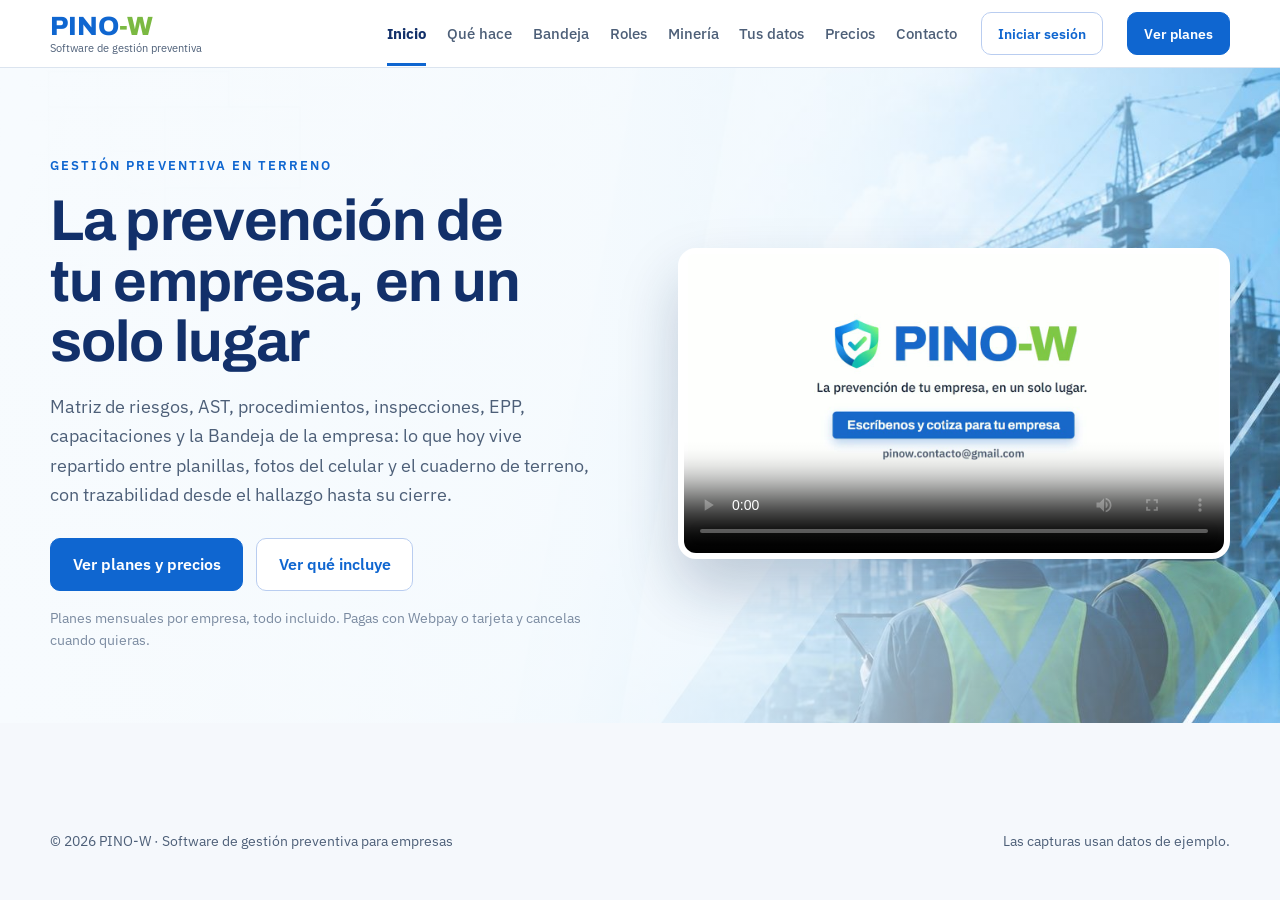
<file: index.html>
<!doctype html>
<html lang="es">
<head>
<meta charset="utf-8">
<meta name="viewport" content="width=device-width, initial-scale=1">
<title>PINO-W · Software de gestión preventiva</title>
<meta name="description" content="PINO-W reúne la gestión de seguridad y salud en el trabajo de una empresa en un solo programa: matriz, AST, procedimientos, inspecciones, capacitación y la Bandeja de la empresa, con cada rol viendo lo suyo.">
<link rel="icon" href="img/icono.png">
<link rel="preconnect" href="https://fonts.googleapis.com">
<link rel="preconnect" href="https://fonts.gstatic.com" crossorigin>
<link rel="stylesheet" href="https://fonts.googleapis.com/css2?family=Archivo:wght@600;700;800&family=IBM+Plex+Sans:wght@400;500;600&display=swap">
<style>
  :root {
    --azul: #0f66d0; --azul-hondo: #12306a; --azul-claro: #e8f1fc; --celeste: #e3ecf7;
    --tinta: #1c2a3f; --media: #4d5f78; --suave: #7b8ba1; --borde: #dbe4ef; --fondo: #f5f8fc;
    --verde: #2f9e6f; --ambar: #e0a21b; --rojo: #b3261e;
  }
  * { box-sizing: border-box; }
  html { scroll-behavior: smooth; }
  body { margin: 0; background: var(--fondo); color: var(--tinta); font-family: "IBM Plex Sans", "Segoe UI", sans-serif; font-size: 17px; line-height: 1.6; }
  h1, h2, h3 { margin: 0; font-family: "Archivo", "Segoe UI", sans-serif; color: var(--azul-hondo); letter-spacing: -0.015em; }
  a { color: var(--azul); }
  img { max-width: 100%; height: auto; display: block; }
  .ancho { width: min(1180px, 100% - 2.5rem); margin: 0 auto; }

  /* Cabecera */
  .barra { position: sticky; top: 0; z-index: 20; background: rgba(255, 255, 255, 0.92); backdrop-filter: blur(10px); border-bottom: 1px solid var(--borde); }
  .barra .ancho { display: flex; align-items: center; gap: 1.5rem; height: 4.2rem; }
  .marca { display: flex; flex-direction: column; line-height: 1; text-decoration: none; }
  .marca b { font-family: "Archivo", sans-serif; font-size: 1.65rem; font-weight: 800; color: var(--azul); }
  .marca b span { color: #7bb942; }
  .marca small { margin-top: 0.15rem; font-size: 0.68rem; color: var(--media); }
  .barra nav { display: flex; gap: 1.3rem; margin-left: auto; }
  .barra nav a { font-size: 0.93rem; font-weight: 500; color: var(--media); text-decoration: none; }
  .barra nav a:hover { color: var(--azul); }
  .boton { display: inline-flex; align-items: center; gap: 0.55rem; padding: 0.8rem 1.35rem; border: 1px solid var(--azul); border-radius: 10px; background: var(--azul);
    font: inherit; font-size: 0.98rem; font-weight: 600; color: #fff; text-decoration: none; cursor: pointer; }
  .boton:hover { background: #0b56b4; }
  .boton.claro { border-color: #b9cdf0; background: #fff; color: var(--azul); }
  .boton.claro:hover { background: var(--azul-claro); }
  .barra .boton { padding: 0.55rem 1rem; font-size: 0.9rem; }

  /* Portada */
  .portada { position: relative; overflow: hidden; background: #f7fbfe url("img/fondo.jpg") right center / cover no-repeat; }
  .portada::before { content: ""; position: absolute; inset: 0; background: linear-gradient(90deg, rgba(247, 251, 254, 0.97) 0%, rgba(247, 251, 254, 0.9) 45%, rgba(247, 251, 254, 0.2) 100%); }
  .portada .ancho { position: relative; padding: 5.5rem 0 4.5rem; }
  .sobre { margin: 0 0 0.9rem; font-size: 0.8rem; font-weight: 600; letter-spacing: 0.16em; text-transform: uppercase; color: var(--azul); }
  .portada h1 { max-width: 15ch; font-size: clamp(2.3rem, 5vw, 3.6rem); line-height: 1.05; }
  .portada p.bajada { max-width: 34rem; margin: 1.2rem 0 1.8rem; font-size: 1.15rem; color: var(--media); }
  .acciones { display: flex; flex-wrap: wrap; gap: 0.8rem; }
  .dato { margin: 1rem 0 0; font-size: 0.86rem; color: var(--suave); }

  /* El video, al lado del título */
  .portada .ancho.con-tele { display: grid; grid-template-columns: minmax(0, 1.05fr) minmax(0, 1fr); gap: 3rem; align-items: center; }
  .tele { position: relative; }
  .tele::before { content: ""; position: absolute; inset: 8% -4% -6% 6%; border-radius: 28px; background: radial-gradient(closest-side, rgba(15, 102, 208, 0.22), transparent); filter: blur(10px); }
  .tele video { position: relative; display: block; width: 100%; height: auto; aspect-ratio: 16 / 9; border: 6px solid #fff; border-radius: 18px; background: #fff; box-shadow: 0 30px 60px rgba(14, 40, 80, 0.22); }

  /* Secciones */
  section.bloque { padding: 5rem 0 1rem; }
  .titulo { max-width: 46rem; margin-bottom: 2.2rem; }
  .titulo h2 { font-size: clamp(1.7rem, 3vw, 2.3rem); line-height: 1.15; }
  .titulo p { margin: 0.7rem 0 0; font-size: 1.05rem; color: var(--media); }
  .rejilla { display: grid; grid-template-columns: repeat(3, minmax(0, 1fr)); gap: 1.1rem; }
  .tarjeta { padding: 1.4rem 1.4rem 1.3rem; border: 1px solid var(--borde); border-radius: 14px; background: #fff; }
  .tarjeta h3 { font-size: 1.12rem; }
  .tarjeta p { margin: 0.45rem 0 0; font-size: 0.95rem; color: var(--media); }
  .tarjeta ul { margin: 0.7rem 0 0; padding: 0; list-style: none; }
  .tarjeta li { position: relative; padding: 0.2rem 0 0.2rem 1.25rem; font-size: 0.93rem; color: var(--tinta); }
  .tarjeta li::before { content: ""; position: absolute; left: 0.1rem; top: 0.72rem; width: 0.45rem; height: 0.45rem; border-radius: 50%; background: var(--azul); }
  .icono { display: grid; place-items: center; width: 3rem; height: 3rem; margin-bottom: 0.9rem; border-radius: 12px; background: var(--celeste); color: var(--azul-hondo); }

  .dos { display: grid; grid-template-columns: minmax(0, 1fr) minmax(0, 1.15fr); gap: 2.6rem; align-items: center; }
  .dos.reves { grid-template-columns: minmax(0, 1.15fr) minmax(0, 1fr); }
  .dos img { border: 1px solid var(--borde); border-radius: 12px; box-shadow: 0 18px 40px rgba(14, 40, 80, 0.14); }
  .lista-check { margin: 1.2rem 0 0; padding: 0; list-style: none; }
  .lista-check li { position: relative; padding: 0.35rem 0 0.35rem 2rem; color: var(--tinta); }
  .lista-check li::before { content: ""; position: absolute; left: 0; top: 0.55rem; width: 1.15rem; height: 1.15rem; border-radius: 50%; background: #e5f5ec; }
  .lista-check li::after { content: ""; position: absolute; left: 0.38rem; top: 0.78rem; width: 0.38rem; height: 0.2rem; border-left: 2px solid var(--verde); border-bottom: 2px solid var(--verde); transform: rotate(-45deg); }

  .roles { display: grid; grid-template-columns: repeat(5, minmax(0, 1fr)); gap: 0.8rem; }
  .rol { padding: 1rem 1rem 0.9rem; border: 1px solid var(--borde); border-radius: 12px; background: #fff; }
  .rol b { display: block; font-family: "Archivo", sans-serif; font-size: 0.98rem; color: var(--azul-hondo); }
  .rol span { display: block; margin-top: 0.3rem; font-size: 0.85rem; line-height: 1.45; color: var(--media); }

  .mineria { margin-top: 5rem; padding: 3rem 0; background: linear-gradient(120deg, #0d2b5c, #0f4f9e); color: #e9f1fc; }
  .mineria h2 { color: #fff; }
  .mineria .titulo p { color: #c9daf3; }
  .mineria .tarjeta { border-color: rgba(255, 255, 255, 0.18); background: rgba(255, 255, 255, 0.08); }
  .mineria .tarjeta h3 { color: #fff; }
  .mineria .tarjeta p { color: #c9daf3; }

  .datos .tarjeta { border-left: 4px solid #b9cdf0; }

  .descarga { margin: 5rem 0 0; padding: 3.5rem 0; background: #fff; border-top: 1px solid var(--borde); border-bottom: 1px solid var(--borde); }
  .descarga .dos { align-items: start; }
  .pasos { margin: 1rem 0 0; padding-left: 1.3rem; color: var(--tinta); }
  .pasos li { margin: 0.4rem 0; }
  .aviso { margin-top: 1.2rem; padding: 0.9rem 1.1rem; border-radius: 10px; background: #fdf3dc; font-size: 0.92rem; color: #5e4300; }
  .caja-descarga { padding: 1.8rem; border: 1px solid var(--borde); border-radius: 16px; background: var(--fondo); }
  .caja-descarga h3 { font-size: 1.35rem; }
  .caja-descarga dl { display: grid; grid-template-columns: auto 1fr; gap: 0.35rem 1.2rem; margin: 1.1rem 0 1.4rem; font-size: 0.93rem; }
  .caja-descarga dt { color: var(--suave); }
  .caja-descarga dd { margin: 0; color: var(--tinta); }

  /* «Qué hace»: el ciclo en 5 pasos (12-11-2026, Karen eligió el diseño 1) */
  .titulo-centro { margin-left: auto; margin-right: auto; text-align: center; }
  .ciclo { position: relative; display: grid; grid-template-columns: repeat(5, minmax(0, 1fr)); margin: 0; padding: 0; list-style: none; }
  .ciclo::before { content: ""; position: absolute; left: 10%; right: 10%; top: 1.6rem; height: 2px; background: linear-gradient(90deg, var(--azul), #7bb942); }
  .ciclo-paso { position: relative; padding: 0 0.9rem; text-align: center; }
  .ciclo-num { position: relative; display: grid; place-items: center; width: 3.2rem; height: 3.2rem; margin: 0 auto 1rem; border-radius: 50%;
    background: #fff; border: 2px solid var(--azul); font-family: "Archivo", sans-serif; font-weight: 800; color: var(--azul); }
  .ciclo-paso:last-child .ciclo-num { border-color: #7bb942; color: #4f8a1f; }
  .ciclo-paso h3 { font-size: 1.15rem; }
  .ciclo-paso p { margin: 0.4rem 0 0.8rem; font-size: 0.93rem; color: var(--media); }
  .ciclo-tags { display: flex; flex-wrap: wrap; justify-content: center; gap: 0.35rem; }
  .ciclo-tags span { padding: 0.15rem 0.6rem; border: 1px solid var(--borde); border-radius: 999px; background: #fff; font-size: 0.78rem; color: var(--tinta); }
  @media (max-width: 960px) {
    .ciclo { grid-template-columns: minmax(0, 1fr); gap: 1.6rem; max-width: 30rem; margin: 0 auto; }
    .ciclo::before { display: none; }
    .ciclo-paso:not(:last-child)::after { content: ""; position: absolute; left: calc(1.6rem - 1px); top: 3.2rem; bottom: -1.6rem; width: 2px; background: #b9cdf0; }
    .ciclo-paso { display: grid; grid-template-columns: 3.2rem 1fr; column-gap: 1rem; padding: 0; text-align: left; }
    .ciclo-num { grid-row: span 3; margin: 0; }
    .ciclo-paso p { margin: 0.2rem 0 0.5rem; }
    .ciclo-tags { justify-content: flex-start; }
  }
  /* «Roles»: elige un rol */
  .rol-selector { display: flex; flex-wrap: wrap; justify-content: center; gap: 0.5rem; margin-bottom: 1.5rem; }
  .rol-boton { padding: 0.55rem 1rem; border: 1px solid var(--borde); border-radius: 999px; background: #fff; font: inherit; font-size: 0.93rem; font-weight: 600; color: var(--media); cursor: pointer; }
  .rol-boton:hover { border-color: #b9cdf0; color: var(--azul-hondo); }
  .rol-boton.activo { border-color: var(--azul); background: var(--azul); color: #fff; }
  .rol-ficha { display: grid; grid-template-columns: 1fr 1fr; gap: 2rem; max-width: 60rem; margin: 0 auto; padding: 2rem; border: 1px solid var(--borde); border-radius: 20px; background: #fff; box-shadow: 0 18px 40px rgba(14, 40, 80, 0.08); }
  .rol-texto h3 { font-size: 1.6rem; }
  .rol-bajada { margin: 0.5rem 0 1.2rem; color: var(--media); }
  .rol-texto ul { display: grid; gap: 0.55rem; margin: 0; padding: 0; list-style: none; }
  .rol-texto li { position: relative; padding-left: 1.7rem; }
  .rol-texto li::before { content: "✓"; position: absolute; left: 0.2rem; color: var(--verde); font-weight: 700; }
  .rol-lado { align-self: start; padding: 1.4rem; border-radius: 14px; background: var(--fondo); }
  .rol-lado b { display: block; margin-bottom: 0.4rem; font-family: "Archivo", sans-serif; color: var(--azul-hondo); }
  .rol-lado p { margin: 0; font-size: 0.95rem; color: var(--media); }
  @media (max-width: 760px) { .rol-ficha { grid-template-columns: minmax(0, 1fr); padding: 1.4rem; } .rol-boton { font-size: 0.86rem; padding: 0.45rem 0.8rem; } }
  /* «Tus datos»: escudo al centro (12-11-2026, diseño 1) */
  .cuidado { display: grid; grid-template-columns: 1fr 15rem 1fr; gap: 2rem; align-items: center; }
  .cuidado-col { display: grid; gap: 1.6rem; }
  .cuidado-izq { text-align: right; }
  .cuidado h3 { font-size: 1.05rem; }
  .cuidado p { margin: 0.25rem 0 0; font-size: 0.92rem; color: var(--media); }
  .cuidado-centro { display: grid; place-items: center; }
  .cuidado-centro div { display: grid; place-items: center; width: 13rem; height: 13rem; border-radius: 50%; color: var(--azul);
    background: radial-gradient(circle, #fff 55%, var(--azul-claro) 56%); box-shadow: 0 20px 50px rgba(14, 40, 80, 0.12); }
  @media (max-width: 960px) {
    .cuidado { grid-template-columns: minmax(0, 1fr); gap: 1.4rem; max-width: 30rem; margin: 0 auto; }
    .cuidado-izq { text-align: left; }
    .cuidado-centro { order: -1; }
    .cuidado-centro div { width: 8rem; height: 8rem; }
    .cuidado-centro svg { width: 60px; height: 60px; }
  }
  /* «Contacto»: cotización en 3 pasos (12-11-2026, diseño 2; se guarda en el servidor y la ve la CEO) */
  .cz { max-width: 48rem; }
  .cz-progreso { display: grid; grid-template-columns: repeat(3, 1fr); gap: 0.5rem; margin-bottom: 1.2rem; }
  .cz-progreso div { text-align: center; font-size: 0.85rem; font-weight: 600; color: var(--suave); }
  .cz-progreso div::before { content: ""; display: block; height: 5px; margin-bottom: 0.5rem; border-radius: 99px; background: var(--borde); }
  .cz-progreso div.ya { color: var(--azul-hondo); }
  .cz-progreso div.ya::before { background: var(--azul); }
  .cz-tarjeta { padding: 2rem; border: 1px solid var(--borde); border-radius: 20px; background: #fff; box-shadow: 0 20px 44px rgba(14, 40, 80, 0.1); }
  .cz-tarjeta fieldset { margin: 0; padding: 0; border: 0; min-width: 0; }
  .cz-tarjeta legend { margin-bottom: 1.1rem; padding: 0; font-family: "Archivo", sans-serif; font-size: 1.35rem; font-weight: 700; color: var(--azul-hondo); }
  .cz-rejilla { display: grid; grid-template-columns: 1fr 1fr; gap: 1rem; }
  .cz-ancho { grid-column: 1 / -1; }
  .cz-campo { display: block; }
  .cz-campo > span { display: block; margin-bottom: 0.35rem; font-size: 0.86rem; font-weight: 600; color: var(--tinta); }
  .cz-campo i { font-style: normal; font-weight: 400; color: var(--suave); }
  .cz-campo input, .cz-campo select, .cz-campo textarea { width: 100%; padding: 0.7rem 0.85rem; border: 1px solid var(--borde); border-radius: 10px; background: var(--fondo); font: inherit; font-size: 0.97rem; color: var(--tinta); }
  .cz-campo input:focus, .cz-campo select:focus, .cz-campo textarea:focus { outline: 2px solid var(--azul); outline-offset: 1px; background: #fff; }
  .cz-ops { display: flex; flex-wrap: wrap; gap: 0.5rem; }
  .cz-op { position: relative; }
  .cz-op input { position: absolute; opacity: 0; pointer-events: none; }
  .cz-op span { display: inline-block; padding: 0.5rem 0.95rem; border: 1px solid var(--borde); border-radius: 999px; background: #fff; font-size: 0.92rem; white-space: nowrap; cursor: pointer; }
  .cz-op input:checked + span { border-color: var(--azul); background: var(--azul-claro); color: var(--azul-hondo); font-weight: 600; }
  .cz-op input:focus-visible + span { outline: 2px solid var(--azul); outline-offset: 2px; }
  .cz-acepto { display: flex; gap: 0.6rem; align-items: flex-start; font-size: 0.9rem; color: var(--media); }
  .cz-acepto input { margin-top: 0.25rem; }
  .cz-trampa { position: absolute; left: -9999px; width: 1px; height: 1px; overflow: hidden; }
  .cz-error { margin: 1rem 0 0; padding: 0.75rem 0.9rem; border-radius: 10px; background: #fbe9e7; color: #8a1f17; font-size: 0.92rem; }
  .cz-error.info { background: var(--azul-claro); color: var(--azul-hondo); }
  .cz-pie { display: flex; align-items: center; gap: 1rem; margin-top: 1.4rem; }
  .cz-pie span { margin-right: auto; font-size: 0.88rem; color: var(--suave); }
  .cz-listo { text-align: center; }
  .cz-check { display: grid; place-items: center; width: 4rem; height: 4rem; margin: 0 auto 1rem; border-radius: 50%; background: #e5f5ec; color: var(--verde); font-size: 2rem; font-weight: 700; }
  .cz-listo h3 { font-size: 1.5rem; }
  .cz-listo p { margin: 0.5rem 0 0; color: var(--media); }
  .cz-check.aviso { background: var(--azul-claro); color: var(--azul); }
  .cz-correo { margin-top: 1.6rem; padding-top: 1.4rem; border-top: 1px solid var(--borde); }
  .cz-correo p { margin: 0; font-size: 0.95rem; }
  .cz-correo-botones { display: flex; flex-wrap: wrap; justify-content: center; gap: 0.6rem; margin-top: 1rem; }
  .cz-copiado { margin-top: 0.8rem !important; color: var(--verde) !important; }
  .cz-progreso[hidden] { display: none; }
  /* Precios (12-11-2026): se muestran solo cuando el servidor dice que la venta está abierta */
  .pr-tres { display: grid; grid-template-columns: repeat(3, minmax(0, 1fr)); gap: 1.2rem; align-items: stretch; margin-top: 0.6rem; }
  .pr-plan { position: relative; display: flex; flex-direction: column; padding: 2rem 1.7rem; border: 1px solid var(--borde); border-radius: 20px; background: #fff; }
  .pr-plan.dest { border: 2px solid var(--azul); box-shadow: 0 24px 50px rgba(14, 40, 80, 0.14); transform: translateY(-10px); }
  .pr-cinta { position: absolute; top: -0.85rem; left: 50%; transform: translateX(-50%); padding: 0.25rem 0.9rem; border-radius: 999px; background: var(--azul); color: #fff; font-size: 0.78rem; font-weight: 600; white-space: nowrap; }
  .pr-plan h3 { font-size: 1.25rem; }
  .pr-para { margin: 0.2rem 0 1.2rem; color: var(--media); font-size: 0.93rem; }
  .pr-precio { font-family: "Archivo", sans-serif; font-weight: 800; font-size: 2.3rem; line-height: 1; color: var(--azul-hondo); }
  .pr-precio small { font-family: "IBM Plex Sans", sans-serif; font-size: 0.95rem; font-weight: 500; color: var(--suave); }
  .pr-iva { margin: 0.4rem 0 1.4rem; font-size: 0.82rem; color: var(--suave); }
  .pr-check { list-style: none; margin: 0 0 1.6rem; padding: 0; display: grid; gap: 0.55rem; }
  .pr-check li { position: relative; padding-left: 1.7rem; font-size: 0.95rem; color: var(--media); }
  .pr-check li::before { content: "✓"; position: absolute; left: 0; top: 0.05rem; display: grid; place-items: center; width: 1.2rem; height: 1.2rem; border-radius: 50%; background: #e5f5ec; color: var(--verde); font-size: 0.75rem; font-weight: 700; }
  .pr-plan .boton { margin-top: auto; justify-content: center; }
  .pr-corpo { display: flex; align-items: center; gap: 1.5rem; margin-top: 1.6rem; padding: 1.3rem 1.6rem; border: 1px dashed #b9cdf0; border-radius: 16px; background: var(--azul-claro); }
  .pr-corpo div { flex: 1; }
  .pr-corpo h3 { font-size: 1.08rem; }
  .pr-corpo p { margin: 0.2rem 0 0; font-size: 0.93rem; color: var(--media); }
  .pr-seguro { display: flex; flex-wrap: wrap; justify-content: center; gap: 0.4rem 1.4rem; margin-top: 1.4rem; font-size: 0.88rem; color: var(--suave); }
  .pr-fondo { position: fixed; inset: 0; z-index: 50; display: grid; place-items: center; padding: 1rem; background: rgba(12, 28, 56, 0.5); overflow-y: auto; }
  .pr-fondo[hidden] { display: none; }
  .pr-caja { width: min(560px, 100%); max-height: calc(100vh - 2rem); overflow-y: auto; padding: 1.8rem; border-radius: 20px; background: #fff; box-shadow: 0 30px 70px rgba(10, 25, 50, 0.35); }
  .pr-caja h3 { font-size: 1.35rem; }
  .pr-resumen { margin: 0.6rem 0 1.2rem; padding: 0.8rem 1rem; border-radius: 12px; background: var(--azul-claro); color: var(--azul-hondo); font-size: 0.93rem; }
  .pr-caja .cz-rejilla { margin-bottom: 0.4rem; }
  .pr-pie { display: flex; gap: 0.8rem; justify-content: flex-end; margin-top: 1.2rem; }
  @media (max-width: 860px) { .pr-tres { grid-template-columns: minmax(0, 1fr); } .pr-plan.dest { transform: none; } .pr-corpo { flex-direction: column; align-items: flex-start; } }
  @media (max-width: 600px) { .cz-correo-botones .boton { width: 100%; justify-content: center; text-align: center; } }
  .cz-directo { margin-top: 1.2rem; text-align: center; font-size: 0.92rem; color: var(--media); }
  @media (max-width: 600px) { .cz-rejilla { grid-template-columns: minmax(0, 1fr); } .cz-tarjeta { padding: 1.3rem; } .cz-progreso div { font-size: 0.75rem; } }
  /* Cada sección se ve sola, al apretarla en el menú de arriba (07-11-2026, pedido de Karen) */
  [data-pagina][hidden] { display: none !important; }
  main { min-height: calc(100vh - 4.2rem - 7rem); }
  main > section.bloque { padding-bottom: 4rem; }
  .mineria, .descarga { margin: 0 !important; padding: 4.5rem 0 !important; }
  .barra nav a[aria-current="page"] { color: var(--azul-hondo); font-weight: 700; box-shadow: inset 0 -3px 0 var(--azul); }
  .barra nav a { padding: 1.35rem 0 1.25rem; }

  footer { padding: 2.5rem 0 3rem; font-size: 0.9rem; color: var(--media); }
  footer .ancho { display: flex; flex-wrap: wrap; justify-content: space-between; gap: 1rem; }

  @media (max-width: 960px) {
    .barra .ancho { flex-wrap: wrap; height: auto; padding-top: 0.6rem; gap: 0.4rem 1rem; }
    .barra .boton.claro { margin-left: auto; }
    .barra nav { order: 3; width: 100%; margin: 0; overflow-x: auto; gap: 1.1rem; scrollbar-width: none; }
    .barra nav::-webkit-scrollbar { display: none; }
    .barra nav a { flex: none; padding: 0.55rem 0 0.7rem; }
    .rejilla { grid-template-columns: repeat(2, minmax(0, 1fr)); }
    .roles { grid-template-columns: repeat(2, minmax(0, 1fr)); }
    .dos, .dos.reves { grid-template-columns: minmax(0, 1fr); }
    .portada::before { background: rgba(247, 251, 254, 0.9); }
    .portada .ancho.con-tele { grid-template-columns: minmax(0, 1fr); gap: 2.5rem; }
    .tele { width: min(100%, 620px); }
  }
  @media (max-width: 600px) {
    body { font-size: 16px; }
    .ancho { width: calc(100% - 2rem); }
    .rejilla { grid-template-columns: minmax(0, 1fr); }
    .portada .ancho { padding: 3.5rem 0 3.5rem; }
    .marca small { display: none; }
    .barra .ancho { gap: 0.4rem 0.6rem; }
    .barra .boton { padding: 0.45rem 0.75rem; font-size: 0.85rem; }
  }
</style>
</head>
<body>

<header class="barra">
  <div class="ancho">
    <a class="marca" href="#inicio"><b>PINO<span>-W</span></b><small>Software de gestión preventiva</small></a>
    <nav aria-label="Secciones">
      <a href="#inicio">Inicio</a>
      <a href="#que-hace">Qué hace</a>
      <a href="#bandeja">Bandeja</a>
      <a href="#roles">Roles</a>
      <a href="#mineria">Minería</a>
      <a href="#datos">Tus datos</a>
      <a href="#precios" data-solo-venta hidden>Precios</a>
      <a href="#contacto">Contacto</a>
    </nav>
    <a class="boton claro" href="tutoriales/">Iniciar sesión</a>
    <a class="boton" href="#contacto" data-venta-href="#precios" data-venta-texto="Ver planes">Cotizar</a>
  </div>
</header>

<main>
<div data-pagina="inicio">
<section class="portada">
  <div class="ancho con-tele">
    <div>
    <p class="sobre">Gestión preventiva en terreno</p>
    <h1>La prevención de tu empresa, en un solo lugar</h1>
    <p class="bajada">
      Matriz de riesgos, AST, procedimientos, inspecciones, EPP, capacitaciones y la Bandeja de la empresa:
      lo que hoy vive repartido entre planillas, fotos del celular y el cuaderno de terreno, con trazabilidad desde el hallazgo hasta su cierre.
    </p>
    <div class="acciones">
      <a class="boton" href="#contacto" data-venta-href="#precios" data-venta-texto="Ver planes y precios">Cotiza para tu empresa</a>
      <a class="boton claro" href="#que-hace">Ver qué incluye</a>
    </div>
    <p class="dato" data-venta-texto="Planes mensuales por empresa, todo incluido. Pagas con Webpay o tarjeta y cancelas cuando quieras.">PINO-W se contrata por empresa: te lo cotizamos y lo dejamos activo para tu equipo.</p>
    </div>
    <div class="tele">
        <video src="video/pino-w.mp4" poster="video/pino-w-portada.jpg" controls playsinline preload="metadata" width="1920" height="1080"
          aria-label="Video de presentación de PINO-W, 30 segundos: un turno en la faena, del papel a la Bandeja, las firmas con QR y el contacto para cotizar"></video>
    </div>
  </div>
</section>

</div>

<section class="bloque" id="que-hace" data-pagina="que-hace">
  <div class="ancho">
    <div class="titulo titulo-centro">
      <h2>Todo el ciclo preventivo, en 5 pasos</h2>
      <p>Ordenado como trabaja un prevencionista en terreno.</p>
    </div>
    <ol class="ciclo">
      <li class="ciclo-paso"><span class="ciclo-num">1</span><h3>Identificar</h3><p>Los peligros de cada tarea y su nivel de riesgo.</p>
        <div class="ciclo-tags"><span>IPER</span><span>MIPER</span><span>Mapas de riesgos</span></div></li>
      <li class="ciclo-paso"><span class="ciclo-num">2</span><h3>Controlar</h3><p>Antes y durante el trabajo, en terreno.</p>
        <div class="ciclo-tags"><span>AST</span><span>Permisos</span><span>Inspecciones</span><span>EPP</span></div></li>
      <li class="ciclo-paso"><span class="ciclo-num">3</span><h3>Capacitar</h3><p>Que cada persona sepa y quede firmado.</p>
        <div class="ciclo-tags"><span>ODI</span><span>Charlas</span><span>Cursos</span></div></li>
      <li class="ciclo-paso"><span class="ciclo-num">4</span><h3>Investigar</h3><p>Cada accidente, hasta su causa raíz.</p>
        <div class="ciclo-tags"><span>Avisos</span><span>Causas</span><span>Emergencias</span></div></li>
      <li class="ciclo-paso"><span class="ciclo-num">5</span><h3>Mejorar</h3><p>Cumplir la ley y medir que funciona.</p>
        <div class="ciclo-tags"><span>Programa</span><span>Indicadores</span><span>Comité</span></div></li>
    </ol>
  </div>
</section>

<section class="bloque" id="bandeja" data-pagina="bandeja">
  <div class="ancho dos">
    <div>
      <div class="titulo">
        <h2>La Bandeja: lo que tiene que llegar, llega</h2>
        <p>Cada solicitud va a quien corresponde y queda con su firma y su fecha. Además puedes mandar cualquier documento a la persona que elijas.</p>
      </div>
      <ul class="lista-check">
        <li>Avisos urgentes de accidentes y riesgo grave, al instante</li>
        <li>Documentos para aprobar, firmar o recibir, con su constancia</li>
        <li>«Enviar a la bandeja de…» desde cualquier documento, a quien elijas por nombre y rol</li>
        <li>Solicitudes con varios archivos hechos en PINO-W, ordenados por fecha</li>
        <li>Cada constancia con un código para verificar que nada cambió</li>
      </ul>
    </div>
    <img src="img/enviar.jpg" alt="Ventana para enviar un AST a la bandeja de una persona de la empresa, eligiéndola por nombre y rol" width="1600" height="900" loading="lazy">
  </div>
</section>

<section class="bloque" id="roles" data-pagina="roles">
  <div class="ancho">
    <div class="titulo titulo-centro">
      <h2>Cada persona ve lo suyo</h2>
      <p>Los administradores le dan a cada persona su rol. Elige uno para ver qué hace en PINO-W.</p>
    </div>
    <div class="rol-selector" role="group" aria-label="Roles"><button type="button" class="rol-boton" data-rol="0" aria-pressed="false">Administradores</button><button type="button" class="rol-boton" data-rol="1" aria-pressed="false">Jefe de prevención</button><button type="button" class="rol-boton" data-rol="2" aria-pressed="false">Prevencionista</button><button type="button" class="rol-boton" data-rol="3" aria-pressed="false">Jefe de área</button><button type="button" class="rol-boton" data-rol="4" aria-pressed="false">Jefe de turno</button><button type="button" class="rol-boton activo" data-rol="5" aria-pressed="true">Supervisor</button><button type="button" class="rol-boton" data-rol="6" aria-pressed="false">Comité Paritario</button><button type="button" class="rol-boton" data-rol="7" aria-pressed="false">Brigadista</button><button type="button" class="rol-boton" data-rol="8" aria-pressed="false">Operador</button><button type="button" class="rol-boton" data-rol="9" aria-pressed="false">Trabajador</button></div>
    <div class="rol-ficha">
      <div class="rol-texto" id="rol-texto" aria-live="polite"><h3>Supervisor</h3><p class="rol-bajada">Está en terreno con la cuadrilla.</p><ul><li>Prepara con su gente el trabajo seguro</li><li>Autoriza los trabajos de riesgo</li><li>Responde los reportes de su cuadrilla</li></ul></div>
      <div class="rol-lado">
        <b>Con su propia cuenta</b>
        <p>Cada persona entra con su cuenta, ve solo lo de su rol y firma con su clave. Lo que no le toca, no le aparece.</p>
      </div>
    </div>
  </div>
  <script>
    /* Roles: se ve uno a la vez (12-11-2026, Karen eligió el diseño 2, sin mostrar herramientas) */
    (function () {
      var ROLES = [["Administradores", "Dirigen la empresa dentro de PINO-W.", ["Dan a cada persona su rol", "Aprueban y firman lo que les manda prevención", "Responden ante los avisos urgentes"]], ["Jefe de prevención", "Dirige el Departamento de Prevención.", ["Lleva el sistema preventivo completo", "Revisa lo que se hace en terreno", "Informa cada mes a la empresa"]], ["Prevencionista", "Asesora a la empresa en terreno.", ["Revisa y da el visto bueno", "Investiga los accidentes", "Registra y mantiene todo al día"]], ["Jefe de área", "Responde por la seguridad de su área.", ["Aprueba los procedimientos de su área", "Cierra las tareas con evidencia", "Controla en terreno"]], ["Jefe de turno", "Manda en terreno durante su turno.", ["Entrega y recibe el turno firmado", "Controla el inicio de cada turno", "Detiene el trabajo si hay riesgo"]], ["Supervisor", "Está en terreno con la cuadrilla.", ["Prepara con su gente el trabajo seguro", "Autoriza los trabajos de riesgo", "Responde los reportes de su cuadrilla"]], ["Comité Paritario", "Vigila e investiga, junto a la empresa.", ["Registra sus sesiones y acuerdos", "Investiga los accidentes", "Manda sus acuerdos a la empresa"]], ["Brigadista", "Es parte de la brigada de emergencia.", ["Conoce el plan y su rol", "Participa en los simulacros", "Sabe quién está dentro de la faena"]], ["Operador", "Conduce u opera equipos.", ["Revisa su equipo antes de usarlo", "Avisa las fallas al tiro", "Mantiene su autorización al día"]], ["Trabajador", "Lo suyo, en su cuenta.", ["Ve su jornada", "Firma lo que recibe desde su cuenta", "Avisa peligros y accidentes"]]];
      var botones = [].slice.call(document.querySelectorAll(".rol-boton"));
      function mostrarRol(k) {
        var r = ROLES[k];
        document.getElementById("rol-texto").innerHTML = "<h3>" + r[0] + '</h3><p class="rol-bajada">' + r[1] + "</p><ul>" + r[2].map(function (x) { return "<li>" + x + "</li>"; }).join("") + "</ul>";
        botones.forEach(function (b) { var si = Number(b.dataset.rol) === k; b.classList.toggle("activo", si); b.setAttribute("aria-pressed", si ? "true" : "false"); });
      }
      botones.forEach(function (b) { b.addEventListener("click", function () { mostrarRol(Number(b.dataset.rol)); }); });
    })();
  </script>
</section>

<section class="mineria" id="mineria" data-pagina="mineria">
  <div class="ancho">
    <div class="titulo">
      <h2>Pensado también para la faena minera</h2>
      <p>Las herramientas consideran lo que pide el reglamento de seguridad minera (DS 132) y lo que se informa a Sernageomin.</p>
    </div>
    <div class="rejilla">
      <article class="tarjeta"><h3>Equipos mineros</h3><p>Checklists de CAEX, cargadores y LHD, perforadoras y frentes de carguío, con el aviso a la supervisión cuando algo falla.</p></article>
      <article class="tarjeta"><h3>Tronadura y tiros quedados</h3><p>Control de tronadura con su retorno firmado y registro de tiros quedados hasta su eliminación.</p></article>
      <article class="tarjeta"><h3>Controles críticos</h3><p>Verificaciones en terreno: si un control falla, el trabajo se detiene y queda registrado.</p></article>
      <article class="tarjeta"><h3>Permisos y bloqueos</h3><p>Espacio confinado, trabajo en caliente, altura y eléctrico, y bloqueos con vuelta a operar firmada.</p></article>
      <article class="tarjeta"><h3>Estadística e informes</h3><p>La estadística mensual y el informe técnico de accidentes graves, firmados al enviarlos.</p></article>
      <article class="tarjeta"><h3>Contratistas</h3><p>La mandante ve a sus contratistas por área y recibe sus documentos, accidentes y estadística.</p></article>
    </div>
  </div>
</section>

<section class="bloque datos" id="datos" data-pagina="datos">
  <div class="ancho">
    <div class="titulo titulo-centro">
      <h2>Tus datos, cuidados</h2>
      <p>Cada dato está solo donde tiene que estar.</p>
    </div>
    <div class="cuidado">
      <div class="cuidado-col cuidado-izq">
        <div><h3>En tu computador</h3><p>Tus registros se guardan en tu equipo. Sube solo lo que tú envías.</p></div>
        <div><h3>Salud, al mínimo</h3><p>Nunca resultados de exámenes, solo su vigencia.</p></div>
        <div><h3>Ley Karin, con reserva</h3><p>La ven solo quienes deben atenderla.</p></div>
      </div>
      <div class="cuidado-centro" aria-hidden="true"><div><svg width="96" height="96" viewBox="0 0 24 24" fill="none" stroke="currentColor" stroke-width="1.6" stroke-linecap="round" stroke-linejoin="round"><path d="M12 3l7.5 3v5.5c0 4.6-3.2 8.2-7.5 9.5-4.3-1.3-7.5-4.9-7.5-9.5V6z"/><path d="M8.6 12l2.4 2.4 4.6-4.8" stroke-width="1.8"/></svg></div></div>
      <div class="cuidado-col">
        <div><h3>Firmas verificables</h3><p>Cada firma queda con un código para comprobarla.</p></div>
        <div><h3>Correos sin contenido</h3><p>Solo avisan que hay algo nuevo.</p></div>
        <div><h3>Cada uno, lo suyo</h3><p>Cada persona ve solo lo de su rol.</p></div>
      </div>
    </div>
  </div>
</section>

<section class="descarga" id="descargar" data-pagina="descargar">
  <div class="ancho dos">
    <div>
      <div class="titulo">
        <h2>Descarga para empresas clientes</h2>
        <p>Esta página es para las empresas que ya cotizaron con nosotros y están activas. Si tu empresa todavía no, <a href="#contacto">escríbenos para cotizar</a>.</p>
      </div>
      <ol class="pasos">
        <li><b>Descomprime el archivo completo:</b> clic derecho sobre él y «Extraer todo». No lo abras desde dentro del ZIP.</li>
        <li>Entra a la carpeta <b>PINO-W</b>, después a <b>programa</b>, y haz doble clic en <b>PINO-W</b>.</li>
        <li>Crea tu cuenta con <b>Registrarse</b> y entra con el código de tu empresa, que te dan sus administradores.</li>
      </ol>
      <p class="aviso">La primera vez puede aparecer «Windows protegió su PC», porque el programa todavía no tiene firma digital. Haz clic en <b>Más información</b> y luego en <b>Ejecutar de todas formas</b>.</p>
    </div>
    <div>
    <div class="caja-descarga">
      <h3>PINO-W para Windows</h3>
      <dl>
        <dt>Versión</dt><dd>0.22 · noviembre de 2026</dd>
        <dt>Sistema</dt><dd>Windows 10 y 11 de 64 bits</dd>
        <dt>Peso</dt><dd>49 MB (comprimido)</dd>
        <dt>Necesita</dt><dd>Internet para entrar y para la Bandeja</dd>
      </dl>
      <a class="boton" href="https://github.com/yuumiuwu258852-stack/pino-w/releases/latest/download/PINO-W.zip" download>
        <svg width="20" height="20" viewBox="0 0 24 24" fill="none" stroke="currentColor" stroke-width="2" stroke-linecap="round" stroke-linejoin="round" aria-hidden="true"><path d="M12 4v11M7 10.5l5 5 5-5"/><path d="M4.5 16v2.5a1.5 1.5 0 0 0 1.5 1.5h12a1.5 1.5 0 0 0 1.5-1.5V16"/></svg>
        Descargar PINO-W.zip
      </a>
    </div>
    <div class="caja-descarga" style="margin-top: 1.2rem;">
      <h3>PINO-W en terreno (celular)</h3>
      <p style="margin: 0.6rem 0 1.1rem; font-size: 0.93rem;">Para trabajadores en faena: tu jornada, tu AST, firmar documentos y avisar un peligro o un accidente, aunque no tengas señal. Ábrelo en el celular y elige «Agregar a pantalla de inicio».</p>
      <a class="boton claro" href="app/">Abrir en el celular</a>
    </div>
    </div>
  </div>
</section>

<section class="bloque" id="precios" data-pagina="precios" data-solo-venta hidden>
  <div class="ancho">
    <div class="titulo titulo-centro">
      <p class="sobre">Precios</p>
      <h2>Un plan según el tamaño de tu empresa</h2>
      <p>Todo PINO-W incluido en cada plan. Se cobra solo cada mes y lo cancelas cuando quieras.</p>
    </div>
    <div class="pr-tres" id="pr-planes"></div>
    <div class="pr-corpo"><div><h3>¿Más de 500 trabajadores o un contrato especial?</h3><p>Armamos un plan a la medida de tu empresa.</p></div><a class="boton claro" href="#contacto">Cotiza con nosotros</a></div>
    <div class="pr-seguro"><span>Pagas con Webpay o tarjeta a través de Mercado Pago</span><span>·</span><span>Tus datos de pago nunca pasan por PINO-W</span><span>·</span><span>Sin permanencia</span></div>
  </div>
</section>

<div class="pr-fondo" id="pr-fondo" hidden>
  <form class="pr-caja" id="pr-form" novalidate role="dialog" aria-modal="true" aria-labelledby="pr-titulo">
    <h3 id="pr-titulo">Contrata PINO-W</h3>
    <p class="pr-resumen" id="pr-resumen"></p>
    <div class="cz-rejilla">
      <label class="cz-campo cz-ancho"><span>Razón social *</span><input name="razon_social" maxlength="160" autocomplete="organization" placeholder="Constructora del Norte SpA"></label>
      <label class="cz-campo"><span>RUT de la empresa *</span><input name="rut" maxlength="14" placeholder="76.543.210-K"></label>
      <label class="cz-campo"><span>Tu nombre *</span><input name="nombre" maxlength="120" autocomplete="name" placeholder="Nombre y apellido"></label>
      <label class="cz-campo cz-ancho"><span>Tu correo *</span><input name="correo" type="email" maxlength="160" autocomplete="email" placeholder="nombre@empresa.cl"></label>
      <label class="cz-campo cz-ancho"><span>Elige una clave para entrar a PINO-W * <i>(si ya tienes cuenta, tu clave de siempre)</i></span><input name="clave" type="password" maxlength="200" autocomplete="new-password"></label>
      <label class="cz-acepto cz-ancho"><input type="checkbox" name="acepto"><span>Acepto los Términos y condiciones y la Política de privacidad de PINO-W, y que el plan se cobre automáticamente cada mes hasta que lo cancele.</span></label>
    </div>
    <p class="cz-error" id="pr-error" hidden></p>
    <div class="pr-pie"><button type="button" class="boton claro" id="pr-cerrar">Volver</button><button type="submit" class="boton" id="pr-pagar">Ir a pagar</button></div>
  </form>
</div>

<section class="bloque" id="contacto" data-pagina="contacto">
  <div class="ancho cz">
    <div class="titulo titulo-centro">
      <p class="sobre">Cotiza para tu empresa</p>
      <h2>Pide tu cotización en 3 pasos</h2>
      <p>Te tomará dos minutos. Te respondemos al correo que nos dejes.</p>
    </div>
    <div class="cz-progreso" aria-hidden="true"><div class="ya" data-cz-barra="1">1 · Tu empresa</div><div data-cz-barra="2">2 · Lo que necesitas</div><div data-cz-barra="3">3 · Contacto</div></div>
    <form class="cz-tarjeta" id="cz-form" novalidate>
      <fieldset data-cz-paso="1">
        <legend>Cuéntanos de tu empresa</legend>
        <div class="cz-rejilla">
          <label class="cz-campo cz-ancho"><span>Razón social *</span><input name="razon_social" maxlength="160" placeholder="Constructora del Norte SpA" autocomplete="organization"></label>
          <label class="cz-campo"><span>RUT de la empresa</span><input name="rut" maxlength="14" placeholder="76.543.210-K"></label>
          <label class="cz-campo"><span>Región</span><select name="region"><option value="">Elige…</option><option>Arica y Parinacota</option><option>Tarapacá</option><option>Antofagasta</option><option>Atacama</option><option>Coquimbo</option><option>Valparaíso</option><option>Metropolitana</option><option>O’Higgins</option><option>Maule</option><option>Ñuble</option><option>Biobío</option><option>La Araucanía</option><option>Los Ríos</option><option>Los Lagos</option><option>Aysén</option><option>Magallanes</option></select></label>
          <div class="cz-campo cz-ancho"><span>Rubro *</span><div class="cz-ops"><label class="cz-op"><input type="radio" name="rubro" value="mineria"><span>Minería</span></label><label class="cz-op"><input type="radio" name="rubro" value="construccion"><span>Construcción</span></label><label class="cz-op"><input type="radio" name="rubro" value="industria"><span>Industria</span></label><label class="cz-op"><input type="radio" name="rubro" value="servicios"><span>Servicios</span></label><label class="cz-op"><input type="radio" name="rubro" value="otro"><span>Otro</span></label></div></div>
          <div class="cz-campo cz-ancho"><span>Cantidad de trabajadores *</span><div class="cz-ops"><label class="cz-op"><input type="radio" name="trabajadores" value="hasta25"><span>Hasta 25</span></label><label class="cz-op"><input type="radio" name="trabajadores" value="26a100"><span>26 a 100</span></label><label class="cz-op"><input type="radio" name="trabajadores" value="101a500"><span>101 a 500</span></label><label class="cz-op"><input type="radio" name="trabajadores" value="mas500"><span>Más de 500</span></label></div></div>
        </div>
      </fieldset>
      <fieldset data-cz-paso="2" hidden>
        <legend>¿Qué necesitas?</legend>
        <div class="cz-rejilla">
          <div class="cz-campo cz-ancho"><span>Te interesa <i>(puedes marcar varias)</i></span><div class="cz-ops"><label class="cz-op"><input type="checkbox" name="intereses" value="programa"><span>Programa para el computador</span></label><label class="cz-op"><input type="checkbox" name="intereses" value="celular"><span>App para terreno</span></label><label class="cz-op"><input type="checkbox" name="intereses" value="contratistas"><span>Manejo de contratistas</span></label><label class="cz-op"><input type="checkbox" name="intereses" value="mineria"><span>Faena minera</span></label><label class="cz-op"><input type="checkbox" name="intereses" value="capacitacion"><span>Ayuda para empezar</span></label></div></div>
          <label class="cz-campo"><span>Faenas u obras <i>(aprox.)</i></span><input name="faenas" maxlength="20" inputmode="numeric" placeholder="2"></label>
          <label class="cz-campo cz-ancho"><span>¿Algo que debamos saber? <i>(opcional)</i></span><textarea name="mensaje" maxlength="2000" rows="3" placeholder="Por ejemplo: tenemos contratistas, trabajamos en turnos 7x7…"></textarea></label>
        </div>
      </fieldset>
      <fieldset data-cz-paso="3" hidden>
        <legend>¿A quién le respondemos?</legend>
        <div class="cz-rejilla">
          <label class="cz-campo"><span>Nombre *</span><input name="nombre" maxlength="120" placeholder="Nombre y apellido" autocomplete="name"></label>
          <label class="cz-campo"><span>Cargo</span><input name="cargo" maxlength="120" placeholder="Jefe de prevención" autocomplete="organization-title"></label>
          <label class="cz-campo"><span>Correo *</span><input name="correo" type="email" maxlength="160" placeholder="nombre@empresa.cl" autocomplete="email"></label>
          <label class="cz-campo"><span>Teléfono</span><input name="telefono" type="tel" maxlength="30" placeholder="+56 9 1234 5678" autocomplete="tel"></label>
          <label class="cz-trampa" aria-hidden="true">No llenar<input name="sitio" tabindex="-1" autocomplete="off"></label>
          <label class="cz-acepto cz-ancho"><input type="checkbox" name="acepto"><span>Acepto que PINO-W use estos datos solo para responder mi cotización.</span></label>
        </div>
      </fieldset>
      <p class="cz-error" id="cz-error" hidden></p>
      <div class="cz-pie">
        <button type="button" class="boton claro" id="cz-atras" hidden>← Atrás</button>
        <span id="cz-cuenta">Paso 1 de 3</span>
        <button type="button" class="boton" id="cz-sigue">Siguiente →</button>
      </div>
    </form>
    <div class="cz-tarjeta cz-listo" id="cz-listo" hidden>
      <div class="cz-check" id="cz-icono" aria-hidden="true">✓</div>
      <h3 id="cz-titulo">¡Recibimos tu solicitud!</h3>
      <p id="cz-bajada">Te escribiremos a <b id="cz-a"></b> con tu cotización.</p>
      <div class="cz-correo">
        <p id="cz-pide"><b>Para responderte más rápido, mándanosla también por correo.</b><br>Ya va escrita: solo aprieta «Enviar».</p>
        <div class="cz-correo-botones">
          <a class="boton" id="cz-gmail" target="_blank" rel="noopener">Abrir en Gmail</a>
          <a class="boton claro" id="cz-outlook" target="_blank" rel="noopener">Abrir en Outlook</a>
          <a class="boton claro" id="cz-app">Otra app de correo</a>
          <button type="button" class="boton claro" id="cz-copiar">Copiar texto</button>
        </div>
        <p class="cz-copiado" id="cz-copiado" hidden>Copiado. Pégalo en un correo para <b>pinow.contacto@gmail.com</b>.</p>
      </div>
    </div>
    <p class="cz-directo">¿Prefieres escribirnos directo? <a href="mailto:pinow.contacto@gmail.com">pinow.contacto@gmail.com</a></p>
  </div>
</section>

</main>

<footer>
  <div class="ancho">
    <span>© 2026 PINO-W · Software de gestión preventiva para empresas</span>
    <span>Las capturas usan datos de ejemplo.</span>
  </div>
</footer>

<script>
  /* Se ve solo la sección elegida arriba; el enlace (#roles, #descargar…) se puede compartir */
  (function () {
    var paginas, enlaces;
    function mostrar() {
      // Se buscan cada vez: la sección de Precios aparece o se va según el servidor
      paginas = Array.prototype.slice.call(document.querySelectorAll("[data-pagina]"));
      enlaces = Array.prototype.slice.call(document.querySelectorAll(".barra nav a"));
      var id = (location.hash || "#inicio").slice(1);
      if (!paginas.some(function (p) { return p.dataset.pagina === id; })) { id = "inicio"; }
      paginas.forEach(function (p) { p.hidden = p.dataset.pagina !== id; });
      enlaces.forEach(function (a) {
        if (a.getAttribute("href") === "#" + id) { a.setAttribute("aria-current", "page"); } else { a.removeAttribute("aria-current"); }
      });
      // Después del salto que hace el navegador al enlace: cada sección parte desde arriba
      setTimeout(function () { window.scrollTo(0, 0); }, 0);
    }
    window.addEventListener("hashchange", mostrar);
    window.addEventListener("load", mostrar);
    window.addEventListener("secciones-cambiaron", mostrar);
    mostrar();
  })();
</script>
<script>
  /* Precios (12-11-2026): el servidor dice los planes y si la venta está abierta. Cerrada (o sin conexión),
     la sección y el enlace se quitan y todo queda como antes, con «Cotiza». El pago es en Mercado Pago. */
  (function () {
    var LOCAL = location.hostname === "127.0.0.1" || location.hostname === "localhost";
    var SERVIDOR = LOCAL ? "http://127.0.0.1:8013" : "https://pino-w-servidor.onrender.com";
    var $ = function (id) { return document.getElementById(id); };
    var plata = function (n) { return "$" + Number(n).toLocaleString("es-CL"); };
    var EXTRAS = {
      pequena: ["Programa para el computador", "App para terreno en el celular", "Cada persona con su cuenta y su rol", "Firmas electrónicas verificables"],
      mediana: ["Todo lo del plan Pequeña", "Sesión de puesta en marcha", "Ayuda por correo", "Varias faenas y contratistas"],
      grande: ["Todo lo del plan Mediana", "Capacitación para tu equipo", "Ayuda prioritaria", "Varios administradores"]
    };
    var elegido = null, enviando = false, venta = false;
    // Modo vitrina (12-11-2026, Karen): mientras no se abre la venta, se muestran estos precios y
    // «Quiero este plan» lleva al formulario de contacto. Deben coincidir con ajustes.PLANES del servidor.
    var IVA = 0.19;
    var PLANES_BASE = [["pequena", "Pequeña", "Hasta 25 trabajadores", 89990], ["mediana", "Mediana", "26 a 100 trabajadores", 199990],
      ["grande", "Grande", "101 a 500 trabajadores", 449990]].map(function (x) {
        return { clave: x[0], nombre: x[1], para: x[2], neto: x[3], total: Math.round(x[3] * (1 + IVA)) }; });
    var TAMANO = { pequena: "hasta25", mediana: "26a100", grande: "101a500" };
    function quitar() {
      [].forEach.call(document.querySelectorAll("[data-solo-venta]"), function (x) { x.remove(); });
      var f = $("pr-fondo"); if (f) { f.remove(); }
      if (location.hash === "#precios") { location.hash = "#contacto"; }
      window.dispatchEvent(new Event("secciones-cambiaron"));
    }
    function abrir(plan) {
      elegido = plan;
      $("pr-resumen").innerHTML = "Plan <b>" + plan.nombre + "</b> (" + plan.para.toLowerCase() + "): <b>" + plata(plan.total) +
        " al mes</b> con IVA incluido (" + plata(plan.neto) + " + IVA). Pagas en Mercado Pago y se cobra solo cada mes.";
      $("pr-error").hidden = true; $("pr-fondo").hidden = false;
      setTimeout(function () { $("pr-form").elements.razon_social.focus(); }, 0);
    }
    function cerrar() { $("pr-fondo").hidden = true; $("pr-form").elements.clave.value = ""; }
    function mostrarPlanes(planes) {
      $("pr-planes").innerHTML = planes.map(function (p) {
        var dest = p.clave === "mediana";
        return '<div class="pr-plan' + (dest ? " dest" : "") + '">' + (dest ? '<span class="pr-cinta">El más elegido</span>' : "") +
          "<h3>" + p.nombre + '</h3><p class="pr-para">' + p.para + "</p>" +
          '<div class="pr-precio">' + plata(p.neto) + " <small>/ mes</small></div>" +
          '<p class="pr-iva">+ IVA · ' + plata(p.total) + " con IVA · cobro mensual automático</p>" +
          '<ul class="pr-check">' + (EXTRAS[p.clave] || []).map(function (x) { return "<li>" + x + "</li>"; }).join("") + "</ul>" +
          '<button type="button" class="boton' + (dest ? "" : " claro") + '" data-plan="' + p.clave + '">' + (venta ? "Suscribirme" : "Quiero este plan") + "</button></div>";
      }).join("");
      [].forEach.call($("pr-planes").querySelectorAll("[data-plan]"), function (b) {
        b.addEventListener("click", function () {
          var plan = planes.filter(function (p) { return p.clave === b.dataset.plan; })[0];
          if (venta) { abrir(plan); return; }
          // Vitrina: al formulario de contacto, con el tamaño marcado y el plan anotado
          var f = $("cz-form");
          if (f) {
            var r = f.querySelector('input[name="trabajadores"][value="' + TAMANO[plan.clave] + '"]'); if (r) { r.checked = true; }
            var m = f.elements.mensaje; if (m && !m.value) { m.value = "Me interesa el plan " + plan.nombre + " (" + plata(plan.neto) + " + IVA al mes)."; }
          }
          location.hash = "#contacto";
        });
      });
    }
    function abrirVenta(planes, abierta) {
      venta = !!abierta;
      var seg = document.querySelector(".pr-seguro");
      if (seg && !seg.dataset.original) { seg.dataset.original = seg.innerHTML; }
      if (seg && venta) { seg.innerHTML = seg.dataset.original; }
      if (!venta) {
        if (seg) { seg.innerHTML = "<span>Muy pronto podrás contratar y pagar en línea con Webpay o tarjeta</span><span>·</span><span>Por ahora, déjanos tus datos y te lo dejamos activo</span><span>·</span><span>Sin permanencia</span>"; }
      }
      [].forEach.call(document.querySelectorAll("[data-solo-venta]"), function (x) { x.hidden = false; });
      [].forEach.call(document.querySelectorAll("[data-venta-texto]"), function (x) { x.textContent = x.dataset.ventaTexto; });
      [].forEach.call(document.querySelectorAll("[data-venta-href]"), function (x) { x.setAttribute("href", x.dataset.ventaHref); });
      mostrarPlanes(planes);
      window.dispatchEvent(new Event("secciones-cambiaron"));
    }
    abrirVenta(PLANES_BASE, false);          // se ven al tiro; si el servidor dice que la venta está abierta, se cambia
    var control = window.AbortController ? new AbortController() : null;
    var corte = setTimeout(function () { if (control) { control.abort(); } }, 60000);
    fetch(SERVIDOR + "/api/planes", control ? { signal: control.signal, cache: "no-store" } : { cache: "no-store" })
      .then(function (r) { return r.ok ? r.json() : null; })
      .then(function (d) { clearTimeout(corte); if (d && d.venta && d.planes && d.planes.length) { abrirVenta(d.planes, true); } })
      .catch(function () { clearTimeout(corte); });

    var f = $("pr-form"); if (!f) { return; }
    $("pr-cerrar").addEventListener("click", cerrar);
    $("pr-fondo").addEventListener("click", function (ev) { if (ev.target === $("pr-fondo")) { cerrar(); } });
    document.addEventListener("keydown", function (ev) { if (ev.key === "Escape" && !$("pr-fondo").hidden) { cerrar(); } });
    function error(t) { var p = $("pr-error"); p.hidden = !t; p.textContent = t || ""; }
    f.addEventListener("submit", function (ev) {
      ev.preventDefault();
      if (enviando || !elegido) { return; }
      var v = function (n) { return String(f.elements[n].value || "").trim(); };
      if (v("razon_social").length < 2) { return error("Escribe la razón social de tu empresa."); }
      if (v("rut").length < 3) { return error("Escribe el RUT de tu empresa: con él emitimos tu boleta o factura."); }
      if (v("nombre").length < 3) { return error("Escribe tu nombre y apellido."); }
      if (!/^[^@\s]+@[^@\s]+\.[^@\s]{2,}$/.test(v("correo"))) { return error("Revisa tu correo."); }
      if (f.elements.clave.value.length < 8) { return error("La clave debe tener al menos 8 caracteres."); }
      if (!f.elements.acepto.checked) { return error("Para seguir tienes que aceptar los Términos y la Política de privacidad."); }
      enviando = true; error(""); $("pr-pagar").disabled = true; $("pr-pagar").textContent = "Preparando el pago…";
      fetch(SERVIDOR + "/api/planes/comprar", { method: "POST", headers: { "Content-Type": "application/json" }, body: JSON.stringify({
        plan: elegido.clave, razon_social: v("razon_social"), rut: v("rut"), nombre: v("nombre"), correo: v("correo"),
        clave: f.elements.clave.value, acepto: true }) })
        .then(function (r) { return r.json().catch(function () { return {}; }).then(function (d) {
          if (!r.ok || !d.url) { throw new Error(typeof d.detail === "string" ? d.detail : "No pudimos preparar el pago."); } return d; }); })
        .then(function (d) { f.elements.clave.value = ""; location.href = d.url; })
        .catch(function (e) { error((e && e.message && e.message !== "Failed to fetch" ? e.message : "No pudimos conectarnos.") + " Si sigue, escríbenos a pinow.contacto@gmail.com."); })
        .then(function () { enviando = false; $("pr-pagar").disabled = false; $("pr-pagar").textContent = "Ir a pagar"; });
    });
  })();
</script>
<script>
  /* Cotización: 3 pasos y se manda al servidor de PINO-W (rutas_cotizaciones.py). Desde este computador va a un servidor de prueba. */
  (function () {
    var LOCAL = location.hostname === "127.0.0.1" || location.hostname === "localhost";
    var SERVIDOR = LOCAL ? "http://127.0.0.1:8013" : "https://pino-w-servidor.onrender.com";
    var f = document.getElementById("cz-form"); if (!f) { return; }
    var paso = 1, enviando = false;
    var $ = function (id) { return document.getElementById(id); };
    function error(texto, info) { var p = $("cz-error"); p.hidden = !texto; p.textContent = texto || ""; p.className = "cz-error" + (info ? " info" : ""); }
    function valor(n) { var e = f.elements[n]; return e ? String(e.value || "").trim() : ""; }
    function marcado(n) { var e = f.querySelector('input[name="' + n + '"]:checked'); return e ? e.value : ""; }
    function mostrar(n) {
      paso = n;
      [].forEach.call(f.querySelectorAll("[data-cz-paso]"), function (fs) { fs.hidden = Number(fs.dataset.czPaso) !== n; });
      [].forEach.call(document.querySelectorAll("[data-cz-barra]"), function (b) { b.classList.toggle("ya", Number(b.dataset.czBarra) <= n); });
      $("cz-atras").hidden = n === 1;
      $("cz-cuenta").textContent = "Paso " + n + " de 3";
      $("cz-sigue").textContent = n === 3 ? "Pedir cotización" : "Siguiente →";
      error("");
    }
    function revisa() {
      if (paso === 1) {
        if (valor("razon_social").length < 2) { return "Escribe la razón social de tu empresa."; }
        if (!marcado("rubro")) { return "Elige el rubro de tu empresa."; }
        if (!marcado("trabajadores")) { return "Elige cuántas personas trabajan en tu empresa."; }
      }
      if (paso === 3) {
        if (valor("nombre").length < 2) { return "Escribe tu nombre."; }
        if (!/^[^@\s]+@[^@\s]+\.[^@\s]{2,}$/.test(valor("correo"))) { return "Revisa tu correo: lo necesitamos para responderte."; }
        if (!f.elements.acepto.checked) { return "Para responderte necesitamos que aceptes el uso de tus datos."; }
      }
      return "";
    }
    /* El correo ya escrito para pinow.contacto@gmail.com: la persona solo aprieta «Enviar» en su correo */
    var BUZON = "pinow.contacto@gmail.com";
    function etiqueta(n, v) { var e = f.querySelector('input[name="' + n + '"][value="' + v + '"]'); return e && e.nextElementSibling ? e.nextElementSibling.textContent : v; }
    function textoCorreo(d) {
      var l = ["Hola PINO-W, quiero cotizar para mi empresa.", "", "EMPRESA",
        "Razón social: " + d.razon_social, "RUT: " + (d.rut || "—"), "Región: " + (d.region || "—"),
        "Rubro: " + etiqueta("rubro", d.rubro), "Trabajadores: " + etiqueta("trabajadores", d.trabajadores),
        "Faenas u obras: " + (d.faenas || "—"), "", "LO QUE NECESITAMOS",
        "Nos interesa: " + (d.intereses.length ? d.intereses.map(function (i) { return etiqueta("intereses", i); }).join(", ") : "—")];
      if (d.mensaje) { l.push("Comentario: " + d.mensaje); }
      l.push("", "CONTACTO", "Nombre: " + d.nombre, "Cargo: " + (d.cargo || "—"), "Correo: " + d.correo, "Teléfono: " + (d.telefono || "—"));
      return l.join("\n");
    }
    function listo(d, guardada) {
      var asunto = "Cotización PINO-W — " + d.razon_social, cuerpo = textoCorreo(d), q = encodeURIComponent;
      $("cz-gmail").href = "https://mail.google.com/mail/?view=cm&fs=1&to=" + q(BUZON) + "&su=" + q(asunto) + "&body=" + q(cuerpo);
      $("cz-outlook").href = "https://outlook.office.com/mail/deeplink/compose?to=" + q(BUZON) + "&subject=" + q(asunto) + "&body=" + q(cuerpo);
      $("cz-app").href = "mailto:" + BUZON + "?subject=" + q(asunto) + "&body=" + q(cuerpo.replace(/\n/g, "\r\n"));
      $("cz-copiar").onclick = function () {
        var todo = "Para: " + BUZON + "\nAsunto: " + asunto + "\n\n" + cuerpo;
        var hecho = function () { $("cz-copiado").hidden = false; };
        if (navigator.clipboard && window.isSecureContext) { navigator.clipboard.writeText(todo).then(hecho, function () { copiaVieja(todo); hecho(); }); }
        else { copiaVieja(todo); hecho(); }
      };
      $("cz-icono").textContent = guardada ? "✓" : "✉";
      $("cz-icono").className = "cz-check" + (guardada ? "" : " aviso");
      $("cz-titulo").textContent = guardada ? "¡Recibimos tu solicitud!" : "Mándanosla por correo";
      if (guardada) { $("cz-bajada").innerHTML = "Te escribiremos a <b id=\"cz-a\"></b> con tu cotización."; $("cz-a").textContent = d.correo; }
      else { $("cz-bajada").textContent = "No pudimos conectarnos ahora, pero tu solicitud ya está escrita: elige tu correo y apreta «Enviar»."; }
      $("cz-pide").innerHTML = guardada ? "<b>Para responderte más rápido, mándanosla también por correo.</b><br>Ya va escrita: solo aprieta «Enviar»." : "Va dirigida a <b>" + BUZON + "</b>.";
      f.hidden = true; document.querySelector(".cz-progreso").hidden = true; $("cz-listo").hidden = false;
      $("cz-listo").scrollIntoView({ behavior: "smooth", block: "start" });
    }
    function copiaVieja(t) {
      var a = document.createElement("textarea"); a.value = t; a.setAttribute("readonly", ""); a.style.position = "fixed"; a.style.opacity = "0";
      document.body.appendChild(a); a.select(); try { document.execCommand("copy"); } catch (e) { /* sin copiar */ } a.remove();
    }
    $("cz-atras").addEventListener("click", function () { mostrar(Math.max(1, paso - 1)); });
    $("cz-sigue").addEventListener("click", function () {
      var falta = revisa(); if (falta) { error(falta); return; }
      if (paso < 3) { mostrar(paso + 1); return; }
      if (enviando) { return; }
      enviando = true; error(""); $("cz-sigue").disabled = true; $("cz-sigue").textContent = "Enviando…";
      var lento = setTimeout(function () { error("Conectando con PINO-W… la primera vez puede tardar hasta un minuto.", true); }, 3500);
      var datos = { razon_social: valor("razon_social"), rut: valor("rut"), region: valor("region"), rubro: marcado("rubro"),
        trabajadores: marcado("trabajadores"), intereses: [].map.call(f.querySelectorAll('input[name="intereses"]:checked'), function (x) { return x.value; }),
        faenas: valor("faenas"), mensaje: valor("mensaje"), nombre: valor("nombre"), cargo: valor("cargo"), correo: valor("correo"),
        telefono: valor("telefono"), acepto: f.elements.acepto.checked, sitio: valor("sitio") };
      fetch(SERVIDOR + "/api/cotizaciones", { method: "POST", headers: { "Content-Type": "application/json" }, body: JSON.stringify(datos) })
        .then(function (r) { return r.json().catch(function () { return {}; }).then(function (d) { if (!r.ok) { throw new Error(typeof d.detail === "string" ? d.detail : "No se pudo enviar."); } return d; }); })
        .then(function () { listo(datos, true); })
        .catch(function (e) {
          // Si el servidor respondió con algo que corregir (RUT, correo…), se corrige en el formulario
          if (e && e.message && e.message !== "Failed to fetch" && e.message !== "No se pudo enviar.") { error(e.message); return; }
          // Si no hubo conexión, igual puede mandarla por correo, ya escrita
          listo(datos, false);
        })
        .then(function () { clearTimeout(lento); enviando = false; $("cz-sigue").disabled = false; if (!f.hidden) { $("cz-sigue").textContent = "Pedir cotización"; } });
    });
  })();
</script>
</body>
</html>
</file>
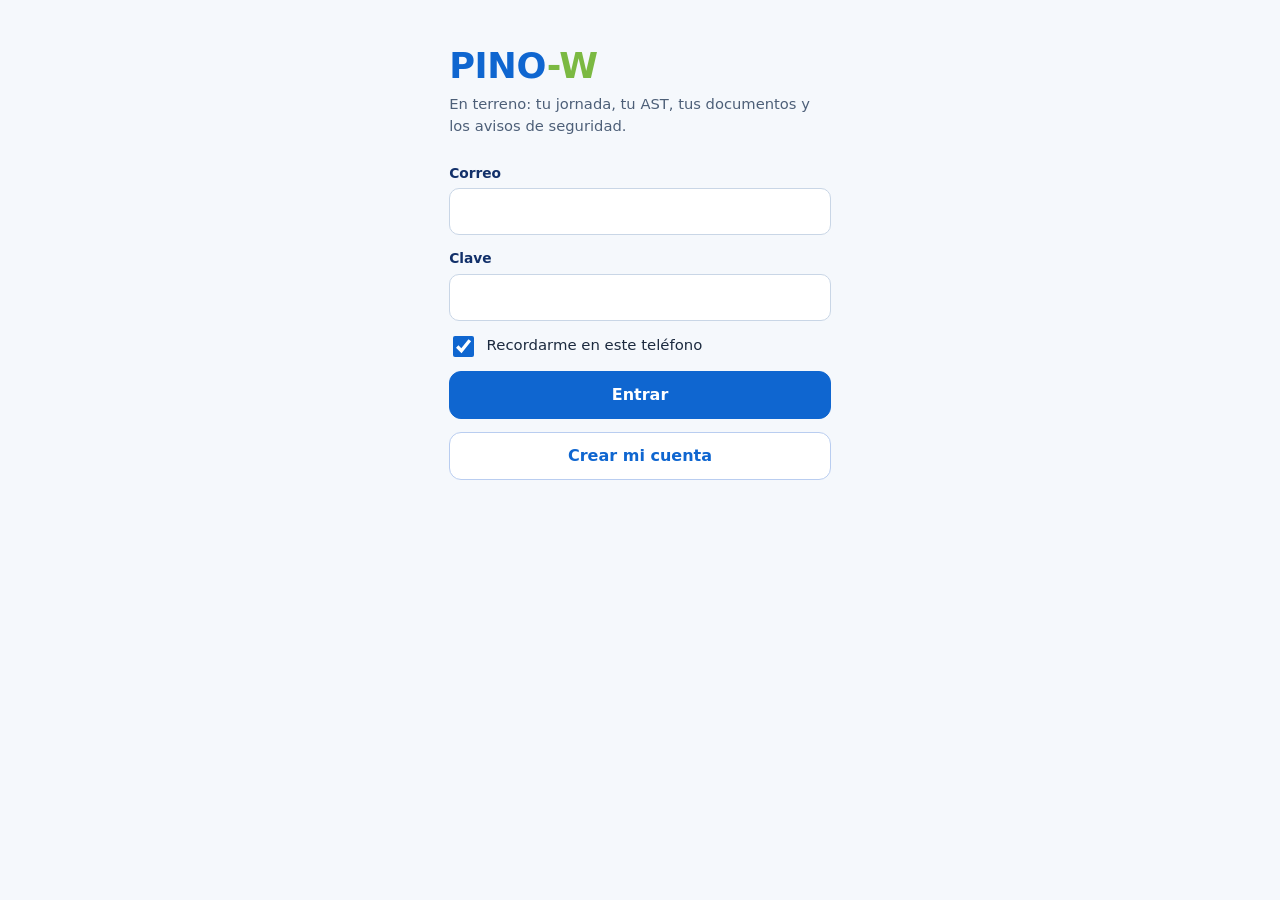
<file: app/index.html>
<!doctype html>
<html lang="es">
<head>
<meta charset="utf-8">
<meta name="viewport" content="width=device-width, initial-scale=1, viewport-fit=cover">
<title>PINO-W en terreno</title>
<meta name="description" content="PINO-W en el celular: tu jornada, tu AST, tus documentos y los avisos de seguridad de tu empresa.">
<meta name="theme-color" content="#0f66d0">
<link rel="manifest" href="manifest.webmanifest">
<link rel="icon" href="icono-192.png">
<link rel="apple-touch-icon" href="icono-192.png">
<link rel="stylesheet" href="app.css">
<link rel="stylesheet" href="legal.css">
</head>
<body>
<div id="app" aria-live="polite"><p class="ap-cargando">Abriendo PINO-W…</p></div>
<script src="legal.js"></script>
<script src="app.js"></script>
</body>
</html>
</file>
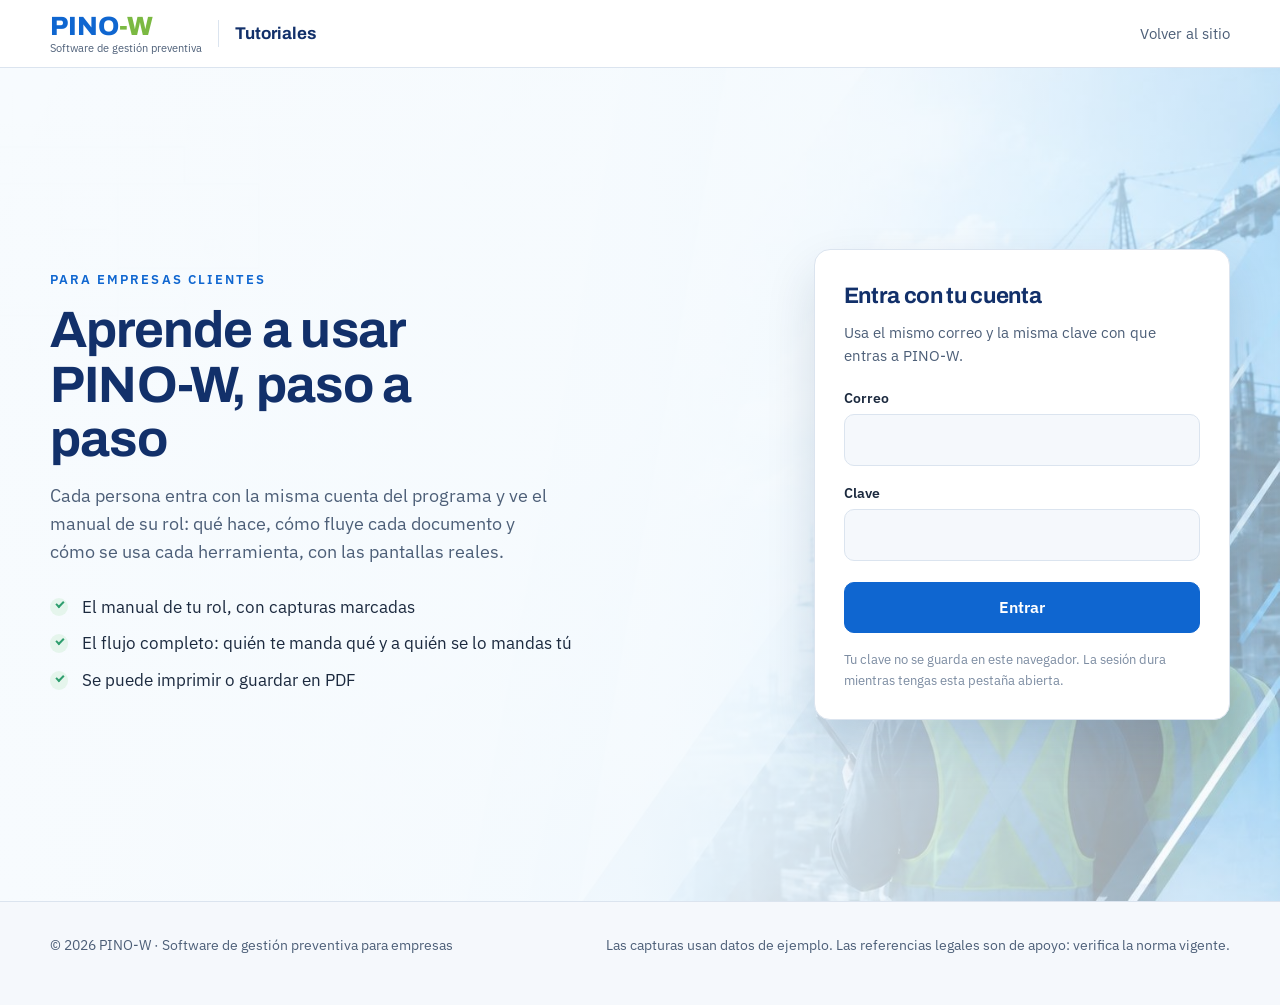
<file: tutoriales/index.html>
<!doctype html>
<html lang="es">
<head>
<meta charset="utf-8">
<meta name="viewport" content="width=device-width, initial-scale=1">
<title>Tutoriales · PINO-W</title>
<meta name="description" content="Manuales de uso de PINO-W para las empresas clientes: cada persona entra con su cuenta y ve el manual de su rol.">
<meta name="robots" content="noindex">
<link rel="icon" href="../img/icono.png">
<link rel="preconnect" href="https://fonts.googleapis.com">
<link rel="preconnect" href="https://fonts.gstatic.com" crossorigin>
<link rel="stylesheet" href="https://fonts.googleapis.com/css2?family=Archivo:wght@600;700;800&family=IBM+Plex+Sans:wght@400;500;600&display=swap">
<style>
  /* Tutoriales de PINO-W (11-11-2026). Los manuales viven en el servidor y se piden con la
     sesión de la cuenta: esta página no tiene contenido propio. La clave nunca se guarda;
     la credencial queda solo en esta pestaña (sessionStorage) y «Salir» la borra. */
  :root {
    --azul: #0f66d0; --azul-hondo: #12306a; --azul-claro: #e8f1fc; --celeste: #e3ecf7;
    --tinta: #1c2a3f; --media: #4d5f78; --suave: #7b8ba1; --borde: #dbe4ef; --fondo: #f5f8fc;
    --verde: #2f9e6f; --ambar: #e0a21b; --rojo: #b3261e;
  }
  * { box-sizing: border-box; }
  html { scroll-behavior: smooth; }
  body { margin: 0; background: var(--fondo); color: var(--tinta); font-family: "IBM Plex Sans", "Segoe UI", sans-serif; font-size: 17px; line-height: 1.6; }
  h1, h2, h3 { margin: 0; font-family: "Archivo", "Segoe UI", sans-serif; color: var(--azul-hondo); letter-spacing: -0.015em; }
  a { color: var(--azul); }
  img { max-width: 100%; height: auto; display: block; }
  button { font: inherit; }
  .ancho { width: min(1180px, 100% - 2.5rem); margin: 0 auto; }
  [hidden] { display: none !important; }

  .boton { display: inline-flex; align-items: center; justify-content: center; gap: 0.5rem; padding: 0.75rem 1.3rem; border: 1px solid var(--azul); border-radius: 10px;
    background: var(--azul); font-size: 0.98rem; font-weight: 600; color: #fff; text-decoration: none; cursor: pointer; }
  .boton:hover { background: #0b56b4; }
  .boton:disabled { opacity: 0.6; cursor: wait; }
  .boton.claro { border-color: #b9cdf0; background: #fff; color: var(--azul); }
  .boton.claro:hover { background: var(--azul-claro); }
  .boton.chico { padding: 0.45rem 0.9rem; font-size: 0.88rem; }

  /* Cabecera */
  .barra { position: sticky; top: 0; z-index: 20; background: rgba(255, 255, 255, 0.94); backdrop-filter: blur(10px); border-bottom: 1px solid var(--borde); }
  .barra .ancho { display: flex; align-items: center; gap: 1rem; height: 4.2rem; }
  .marca { display: flex; flex-direction: column; line-height: 1; text-decoration: none; }
  .marca b { font-family: "Archivo", sans-serif; font-size: 1.65rem; font-weight: 800; color: var(--azul); }
  .marca b span { color: #7bb942; }
  .marca small { margin-top: 0.15rem; font-size: 0.68rem; color: var(--media); }
  .barra .seccion { padding-left: 1rem; border-left: 1px solid var(--borde); font-family: "Archivo", sans-serif; font-weight: 700; color: var(--azul-hondo); }
  .barra .derecha { margin-left: auto; display: flex; align-items: center; gap: 0.8rem; }
  .barra .quien { font-size: 0.9rem; color: var(--media); }
  .volver { font-size: 0.92rem; color: var(--media); text-decoration: none; }
  .volver:hover { color: var(--azul); }

  /* Entrada */
  .entrada { min-height: calc(100vh - 4.2rem); display: grid; place-items: center; padding: 3rem 0;
    background: #f7fbfe url("../img/fondo.jpg") right center / cover no-repeat; position: relative; }
  .entrada::before { content: ""; position: absolute; inset: 0; background: linear-gradient(90deg, rgba(247, 251, 254, 0.97) 0%, rgba(247, 251, 254, 0.92) 50%, rgba(247, 251, 254, 0.55) 100%); }
  .entrada .ancho { position: relative; display: grid; grid-template-columns: minmax(0, 1fr) minmax(0, 26rem); gap: 3rem; align-items: center; }
  .sobre { margin: 0 0 0.8rem; font-size: 0.8rem; font-weight: 600; letter-spacing: 0.16em; text-transform: uppercase; color: var(--azul); }
  .entrada h1 { font-size: clamp(2.1rem, 4.5vw, 3.2rem); line-height: 1.06; max-width: 14ch; }
  .entrada p.bajada { max-width: 32rem; margin: 1rem 0 0; font-size: 1.1rem; color: var(--media); }
  .puntos { margin: 1.4rem 0 0; padding: 0; list-style: none; }
  .puntos li { position: relative; padding: 0.3rem 0 0.3rem 2rem; }
  .puntos li::before { content: ""; position: absolute; left: 0; top: 0.55rem; width: 1.15rem; height: 1.15rem; border-radius: 50%; background: #e5f5ec; }
  .puntos li::after { content: ""; position: absolute; left: 0.38rem; top: 0.78rem; width: 0.38rem; height: 0.2rem; border-left: 2px solid var(--verde); border-bottom: 2px solid var(--verde); transform: rotate(-45deg); }
  .caja { padding: 1.8rem; border: 1px solid var(--borde); border-radius: 16px; background: #fff; box-shadow: 0 24px 50px rgba(14, 40, 80, 0.14); }
  .caja h2 { font-size: 1.4rem; }
  .caja p.nota { margin: 0.4rem 0 1.2rem; font-size: 0.92rem; color: var(--media); }
  .campo { display: block; margin-bottom: 1rem; }
  .campo span { display: block; margin-bottom: 0.3rem; font-size: 0.88rem; font-weight: 600; color: var(--tinta); }
  .campo input { width: 100%; padding: 0.75rem 0.9rem; border: 1px solid var(--borde); border-radius: 10px; font: inherit; font-size: 1rem; background: var(--fondo); color: var(--tinta); }
  .campo input:focus { outline: 2px solid var(--azul); outline-offset: 1px; background: #fff; }
  .caja .boton { width: 100%; margin-top: 0.3rem; }
  .estado { margin: 1rem 0 0; padding: 0.75rem 0.9rem; border-radius: 10px; font-size: 0.92rem; }
  .estado.info { background: var(--azul-claro); color: var(--azul-hondo); }
  .estado.error { background: #fbe9e7; color: #8a1f17; }
  .letra-chica { margin: 1rem 0 0; font-size: 0.82rem; color: var(--suave); }

  /* Mis manuales */
  .portada-manuales { padding: 3rem 0 1rem; }
  .portada-manuales h1 { font-size: clamp(1.8rem, 3.5vw, 2.5rem); }
  .portada-manuales p { margin: 0.5rem 0 0; color: var(--media); }
  .lista-manuales { display: grid; grid-template-columns: repeat(auto-fill, minmax(17rem, 1fr)); gap: 1rem; padding: 1.5rem 0 4rem; }
  .tarjeta-manual { display: flex; flex-direction: column; gap: 0.5rem; padding: 1.5rem; border: 1px solid var(--borde); border-radius: 16px; background: #fff; text-align: left; cursor: pointer; color: inherit; }
  .tarjeta-manual:hover { border-color: #b9cdf0; box-shadow: 0 12px 30px rgba(14, 40, 80, 0.1); }
  .tarjeta-manual .rol { font-size: 0.78rem; font-weight: 600; letter-spacing: 0.12em; text-transform: uppercase; color: var(--azul); }
  .tarjeta-manual h2 { font-size: 1.25rem; }
  .tarjeta-manual p { margin: 0; font-size: 0.93rem; color: var(--media); }
  .tarjeta-manual .pie { margin-top: auto; padding-top: 0.6rem; font-size: 0.88rem; font-weight: 600; color: var(--azul); }
  .tarjeta-manual.pronto { cursor: default; background: var(--fondo); }
  .tarjeta-manual.pronto .pie { color: var(--suave); }
  .vacio { margin: 2rem 0 4rem; padding: 2rem; border: 1px dashed #b9cdf0; border-radius: 16px; background: #fff; max-width: 42rem; }
  .vacio h2 { font-size: 1.3rem; }
  .vacio p { margin: 0.5rem 0 0; color: var(--media); }

  /* El manual */
  .manual-cabeza { padding: 2.8rem 0 2.2rem; background: linear-gradient(120deg, #0d2b5c, #0f4f9e); color: #e9f1fc; }
  .manual-cabeza .sobre { color: #9cc3f5; }
  .manual-cabeza h1 { color: #fff; font-size: clamp(2rem, 4vw, 2.9rem); line-height: 1.08; }
  .manual-cabeza p { max-width: 44rem; margin: 0.8rem 0 0; font-size: 1.1rem; color: #c9daf3; }
  .manual-cabeza .acciones { display: flex; flex-wrap: wrap; gap: 0.6rem; margin-top: 1.4rem; }
  .manual-cabeza .boton.claro { border-color: rgba(255, 255, 255, 0.35); background: rgba(255, 255, 255, 0.1); color: #fff; }
  .manual-cabeza .boton.claro:hover { background: rgba(255, 255, 255, 0.18); }
  .manual-cabeza .version { margin-top: 1rem; font-size: 0.85rem; color: #9cc3f5; }

  .manual-cuerpo { display: grid; grid-template-columns: 15.5rem minmax(0, 1fr); gap: 2.5rem; padding: 2.5rem 0 5rem; }
  .indice { position: sticky; top: 5.4rem; align-self: start; max-height: calc(100vh - 6.5rem); overflow: auto; padding: 1.1rem; border: 1px solid var(--borde); border-radius: 14px; background: #fff; }
  .indice b { display: block; margin-bottom: 0.5rem; font-family: "Archivo", sans-serif; font-size: 0.92rem; color: var(--azul-hondo); }
  .indice ol { margin: 0; padding: 0; list-style: none; counter-reset: i; }
  .indice li a { display: block; padding: 0.32rem 0.5rem; border-radius: 8px; font-size: 0.88rem; line-height: 1.35; color: var(--media); text-decoration: none; }
  .indice li a:hover { background: var(--azul-claro); color: var(--azul-hondo); }
  .indice li a.activo { background: var(--azul-claro); color: var(--azul-hondo); font-weight: 600; }
  .indice .grupo { margin: 0.8rem 0 0.3rem 0.5rem; font-size: 0.72rem; font-weight: 600; letter-spacing: 0.12em; text-transform: uppercase; color: var(--suave); }

  .bloque { scroll-margin-top: 5.6rem; margin-bottom: 3rem; }
  .grupo-titulo { margin: 3rem 0 1.2rem; padding-top: 1.5rem; border-top: 2px solid var(--borde); font-size: clamp(1.4rem, 2.4vw, 1.75rem); }
  #m-contenido > .grupo-titulo:first-of-type { margin-top: 0; }
  .bloque > h2 { font-size: clamp(1.5rem, 2.6vw, 1.9rem); line-height: 1.15; }
  .bloque > p.intro { margin: 0.5rem 0 1.4rem; color: var(--media); max-width: 46rem; }

  .dos-col { display: grid; grid-template-columns: repeat(2, minmax(0, 1fr)); gap: 1rem; }
  .panel { padding: 1.4rem; border: 1px solid var(--borde); border-radius: 14px; background: #fff; }
  .panel h3 { font-size: 1.05rem; margin-bottom: 0.4rem; }
  .panel ul { margin: 0; padding: 0; list-style: none; }
  .panel li { position: relative; padding: 0.3rem 0 0.3rem 1.6rem; font-size: 0.96rem; }
  .panel.si li::before { content: "✓"; position: absolute; left: 0.1rem; top: 0.28rem; color: var(--verde); font-weight: 700; }
  .panel.no li::before { content: "—"; position: absolute; left: 0.1rem; top: 0.28rem; color: var(--suave); font-weight: 700; }
  .quien-es { margin: 0 0 1rem; padding: 1rem 1.2rem; border-left: 4px solid var(--azul); border-radius: 0 12px 12px 0; background: var(--azul-claro); color: var(--azul-hondo); }

  /* Flujos */
  .flujo { margin-bottom: 1.2rem; padding: 1.3rem 1.4rem; border: 1px solid var(--borde); border-radius: 14px; background: #fff; }
  .flujo h3 { font-size: 1.08rem; margin-bottom: 1rem; }
  .cadena { display: flex; align-items: stretch; gap: 0; margin: 0; padding: 0; list-style: none; overflow-x: auto; padding-bottom: 0.2rem; }
  .eslabon { position: relative; flex: 1 1 0; min-width: 11.5rem; padding: 0.9rem 1rem 1rem; border: 1px solid var(--borde); border-radius: 12px; background: var(--fondo); }
  .eslabon + .eslabon { margin-left: 2rem; }
  .eslabon + .eslabon::before { content: ""; position: absolute; left: -1.55rem; top: 50%; width: 1.1rem; height: 2px; background: #9db5d6; }
  .eslabon + .eslabon::after { content: ""; position: absolute; left: -0.62rem; top: calc(50% - 5px); border: 6px solid transparent; border-left-color: #9db5d6; border-right: 0; }
  .eslabon .num { display: inline-grid; place-items: center; width: 1.5rem; height: 1.5rem; margin-right: 0.35rem; border-radius: 50%; background: #fff; border: 1px solid var(--borde); font-size: 0.78rem; font-weight: 700; color: var(--media); }
  .chip { display: inline-block; padding: 0.12rem 0.55rem; border-radius: 999px; font-size: 0.78rem; font-weight: 600; }
  .chip.yo { background: var(--azul); color: #fff; }
  .chip.otro { background: #fff; border: 1px solid #b9cdf0; color: var(--azul-hondo); }
  .chip.sistema { background: #e5f5ec; color: #1d6b49; }
  .eslabon p { margin: 0.55rem 0 0; font-size: 0.92rem; line-height: 1.45; }
  .flujo .ley { margin: 0.8rem 0 0; font-size: 0.82rem; color: var(--suave); }

  /* Herramientas */
  .herramienta { scroll-margin-top: 5.6rem; margin-bottom: 2rem; padding: 1.8rem; border: 1px solid var(--borde); border-radius: 18px; background: #fff; }
  .herramienta .cab { display: flex; align-items: flex-start; gap: 1rem; }
  .herramienta .n { flex: none; display: grid; place-items: center; width: 2.6rem; height: 2.6rem; border-radius: 12px; background: var(--celeste); font-family: "Archivo", sans-serif; font-weight: 800; color: var(--azul-hondo); }
  .herramienta h3 { font-size: 1.35rem; line-height: 1.2; }
  .donde { display: inline-flex; align-items: center; gap: 0.4rem; margin-top: 0.45rem; padding: 0.2rem 0.65rem; border-radius: 8px; background: var(--fondo); border: 1px solid var(--borde); font-size: 0.84rem; color: var(--media); }
  .herramienta .para { margin: 1rem 0 0; color: var(--tinta); }
  .paso { margin-top: 1.4rem; }
  .paso .texto { display: flex; gap: 0.7rem; align-items: baseline; }
  .paso .texto b { flex: none; font-family: "Archivo", sans-serif; color: var(--azul); }
  .paso .texto p { margin: 0; }
  .figura { margin: 1rem 0 0; }
  .figura button { display: block; width: 100%; padding: 0; border: 1px solid var(--borde); border-radius: 12px; background: var(--fondo); overflow: hidden; cursor: zoom-in; box-shadow: 0 14px 34px rgba(14, 40, 80, 0.12); }
  .figura img { width: 100%; aspect-ratio: 16 / 10; object-fit: cover; object-position: top; background: var(--celeste); }
  .figura figcaption { margin-top: 0.5rem; font-size: 0.82rem; color: var(--suave); }
  .marcas { margin: 1rem 0 0; padding: 0; list-style: none; display: grid; gap: 0.55rem; }
  .marcas li { display: flex; gap: 0.75rem; align-items: flex-start; font-size: 0.96rem; }
  .marcas .bola { flex: none; display: grid; place-items: center; width: 1.7rem; height: 1.7rem; border-radius: 50%; background: var(--ambar); color: #fff; font-weight: 700; font-size: 0.88rem; box-shadow: 0 2px 5px rgba(0, 0, 0, 0.15); }
  .consejos { margin-top: 1.4rem; padding: 1rem 1.2rem; border-radius: 12px; background: #fff7e3; border: 1px solid #f3dfa8; }
  .consejos b { display: block; margin-bottom: 0.3rem; color: #6b4b00; }
  .consejos ul { margin: 0; padding-left: 1.2rem; color: #5e4300; font-size: 0.94rem; }
  .consejos li { margin: 0.2rem 0; }

  /* Preguntas */
  details { margin-bottom: 0.7rem; border: 1px solid var(--borde); border-radius: 12px; background: #fff; }
  summary { padding: 1rem 1.2rem; font-weight: 600; cursor: pointer; color: var(--azul-hondo); }
  details p { margin: 0; padding: 0 1.2rem 1.1rem; color: var(--media); }

  /* Zoom de la captura */
  .zoom { position: fixed; inset: 0; z-index: 50; display: grid; place-items: center; padding: 1.5rem; background: rgba(13, 30, 60, 0.82); cursor: zoom-out; }
  .zoom img { max-width: min(1600px, 100%); max-height: 100%; border-radius: 10px; box-shadow: 0 30px 80px rgba(0, 0, 0, 0.4); }

  .cargando { padding: 4rem 0; text-align: center; color: var(--media); }
  footer { padding: 2rem 0 3rem; border-top: 1px solid var(--borde); font-size: 0.88rem; color: var(--media); }
  footer .ancho { display: flex; flex-wrap: wrap; justify-content: space-between; gap: 1rem; }

  @media (max-width: 960px) {
    .entrada .ancho { grid-template-columns: minmax(0, 1fr); gap: 2rem; }
    .entrada .caja { order: -1; }
    .entrada { place-items: start center; padding-top: 1.5rem; }
    .entrada::before { background: rgba(247, 251, 254, 0.93); }
    .manual-cuerpo { grid-template-columns: minmax(0, 1fr); }
    .indice { position: static; max-height: none; }
    .dos-col { grid-template-columns: minmax(0, 1fr); }
    .cadena { flex-direction: column; }
    .eslabon { min-width: 0; }
    .eslabon + .eslabon { margin-left: 0; margin-top: 1.6rem; }
    .eslabon + .eslabon::before { left: 50%; top: -1.25rem; width: 2px; height: 0.9rem; }
    .eslabon + .eslabon::after { left: calc(50% - 5px); top: -0.5rem; border: 6px solid transparent; border-top-color: #9db5d6; border-bottom: 0; }
  }
  @media (max-width: 600px) {
    body { font-size: 16px; }
    .ancho { width: calc(100% - 2rem); }
    .barra .seccion, .barra .quien, .volver { display: none; }
    .herramienta { padding: 1.2rem; }
  }
  @media print {
    .barra, .indice, .manual-cabeza .acciones, footer, .zoom { display: none !important; }
    body { background: #fff; font-size: 12pt; }
    .manual-cabeza { background: none; color: var(--tinta); padding: 0 0 1rem; }
    .manual-cabeza h1, .manual-cabeza .sobre, .manual-cabeza p, .manual-cabeza .version { color: var(--tinta); }
    .manual-cuerpo { display: block; padding: 0; }
    .herramienta, .flujo, .panel { break-inside: avoid; box-shadow: none; }
    .figura button { box-shadow: none; }
    details { break-inside: avoid; }
    details:not([open]) p { display: block; }
  }
</style>
</head>
<body>

<header class="barra">
  <div class="ancho">
    <a class="marca" href="../"><b>PINO<span>-W</span></b><small>Software de gestión preventiva</small></a>
    <span class="seccion">Tutoriales</span>
    <div class="derecha">
      <span class="quien" id="quien" hidden></span>
      <button type="button" class="boton claro chico" id="ver-manuales" hidden>Mis manuales</button>
      <button type="button" class="boton claro chico" id="salir" hidden>Salir</button>
      <a class="volver" href="../" id="volver">Volver al sitio</a>
    </div>
  </div>
</header>

<main id="principal">
  <!-- Entrar -->
  <section class="entrada" id="pantalla-entrar">
    <div class="ancho">
      <div>
        <p class="sobre">Para empresas clientes</p>
        <h1>Aprende a usar PINO-W, paso a paso</h1>
        <p class="bajada">Cada persona entra con la misma cuenta del programa y ve el manual de su rol: qué hace, cómo fluye cada documento y cómo se usa cada herramienta, con las pantallas reales.</p>
        <ul class="puntos">
          <li>El manual de tu rol, con capturas marcadas</li>
          <li>El flujo completo: quién te manda qué y a quién se lo mandas tú</li>
          <li>Se puede imprimir o guardar en PDF</li>
        </ul>
      </div>
      <form class="caja" id="form-entrar" novalidate>
        <h2>Entra con tu cuenta</h2>
        <p class="nota">Usa el mismo correo y la misma clave con que entras a PINO-W.</p>
        <label class="campo"><span>Correo</span><input type="email" name="correo" autocomplete="username" required></label>
        <label class="campo"><span>Clave</span><input type="password" name="clave" autocomplete="current-password" required></label>
        <button type="submit" class="boton" id="boton-entrar">Entrar</button>
        <p class="estado" id="estado-entrar" hidden></p>
        <p class="letra-chica">Tu clave no se guarda en este navegador. La sesión dura mientras tengas esta pestaña abierta.</p>
      </form>
    </div>
  </section>

  <!-- Mis manuales -->
  <section id="pantalla-manuales" hidden>
    <div class="ancho">
      <div class="portada-manuales">
        <p class="sobre">Tus manuales</p>
        <h1 id="saludo">Hola</h1>
        <p>Aquí está el manual de tu rol. Si trabajas en más de una empresa con roles distintos, ves uno por cada rol.</p>
      </div>
      <div class="lista-manuales" id="lista-manuales"></div>
      <div class="vacio" id="sin-manuales" hidden></div>
    </div>
  </section>

  <!-- El manual -->
  <section id="pantalla-manual" hidden>
    <div class="manual-cabeza">
      <div class="ancho">
        <p class="sobre" id="m-rol"></p>
        <h1 id="m-titulo"></h1>
        <p id="m-bajada"></p>
        <div class="acciones">
          <button type="button" class="boton claro chico" id="imprimir">Imprimir o guardar en PDF</button>
        </div>
        <p class="version" id="m-version"></p>
      </div>
    </div>
    <div class="ancho manual-cuerpo">
      <nav class="indice" aria-label="Índice del manual"><b>En este manual</b><ol id="m-indice"></ol></nav>
      <div id="m-contenido"></div>
    </div>
  </section>

  <p class="cargando" id="cargando" hidden>Cargando…</p>
</main>

<footer>
  <div class="ancho">
    <span>© 2026 PINO-W · Software de gestión preventiva para empresas</span>
    <span>Las capturas usan datos de ejemplo. Las referencias legales son de apoyo: verifica la norma vigente.</span>
  </div>
</footer>

<script>
(function () {
  "use strict";

  // Desde este computador (pruebas) habla con un servidor de prueba, nunca con el publicado
  var LOCAL = location.hostname === "127.0.0.1" || location.hostname === "localhost";
  var SERVIDOR = LOCAL ? (new URLSearchParams(location.search).get("servidor") || "http://127.0.0.1:8013") : "https://pino-w-servidor.onrender.com";
  var CLAVE = "pinow.tutoriales";          // solo la credencial, y solo en esta pestaña
  var AVISAR_LENTO = 3500;
  var ESPERA = 95000;                       // el servidor gratis puede tardar en despertar

  var $ = function (id) { return document.getElementById(id); };
  var estado = { credencial: "", nombre: "", manuales: [], urls: [] };

  function esc(t) {
    return String(t == null ? "" : t).replace(/[&<>"']/g, function (c) {
      return { "&": "&amp;", "<": "&lt;", ">": "&gt;", '"': "&quot;", "'": "&#39;" }[c];
    });
  }
  function guardar(c) { try { if (c) { sessionStorage.setItem(CLAVE, c); } else { sessionStorage.removeItem(CLAVE); } } catch (e) { /* nada */ } }
  function leer() { try { return sessionStorage.getItem(CLAVE) || ""; } catch (e) { return ""; } }

  function pedir(metodo, ruta, cuerpo, comoBlob) {
    var control = typeof AbortController === "function" ? new AbortController() : null;
    var reloj = control ? setTimeout(function () { control.abort(); }, ESPERA) : null;
    var cabeceras = { "Accept": "application/json" };
    if (cuerpo) { cabeceras["Content-Type"] = "application/json"; }
    if (estado.credencial) { cabeceras.Authorization = "Bearer " + estado.credencial; }
    return fetch(SERVIDOR + ruta, { method: metodo, headers: cabeceras, body: cuerpo ? JSON.stringify(cuerpo) : undefined, cache: comoBlob ? "no-cache" : "default", signal: control ? control.signal : undefined })
      .then(function (r) {
        if (reloj) { clearTimeout(reloj); }
        if (comoBlob && r.ok) { return r.blob(); }
        return r.json().catch(function () { return {}; }).then(function (d) {
          if (!r.ok) { var e = new Error(d.detail || "No se pudo."); e.status = r.status; throw e; }
          return d;
        });
      }, function (e) {
        if (reloj) { clearTimeout(reloj); }
        var x = new Error(e && e.name === "AbortError" ? "El servidor no respondió a tiempo. Intenta de nuevo en un rato." : "No hay conexión con PINO-W. Revisa tu internet.");
        x.status = 0; throw x;
      });
  }

  function mostrar(cual) {
    ["pantalla-entrar", "pantalla-manuales", "pantalla-manual"].forEach(function (id) { $(id).hidden = id !== cual; });
    var dentro = cual !== "pantalla-entrar";
    $("salir").hidden = !dentro;
    $("quien").hidden = !dentro;
    $("ver-manuales").hidden = cual !== "pantalla-manual" || estado.manuales.filter(function (m) { return m.listo; }).length < 2;
    $("cargando").hidden = true;
    window.scrollTo(0, 0);
  }
  function cargando(si) { $("cargando").hidden = !si; if (si) { ["pantalla-entrar", "pantalla-manuales", "pantalla-manual"].forEach(function (id) { $(id).hidden = true; }); } }

  function aviso(texto, tipo) {
    var p = $("estado-entrar");
    p.hidden = !texto; p.textContent = texto || ""; p.className = "estado " + (tipo || "info");
  }

  function vencida() {
    salir(true);
    aviso("Tu sesión venció. Vuelve a entrar.", "info");
  }

  function salir(silencio) {
    estado.urls.forEach(function (u) { try { URL.revokeObjectURL(u); } catch (e) { /* nada */ } });
    estado = { credencial: "", nombre: "", manuales: [], urls: [] };
    guardar("");
    $("form-entrar").reset();
    history.replaceState(null, "", location.pathname + location.search);
    if (!silencio) { aviso("", ""); }
    mostrar("pantalla-entrar");
  }

  /* ---------- Entrar ---------- */
  $("form-entrar").addEventListener("submit", function (ev) {
    ev.preventDefault();
    var f = ev.target, correo = f.correo.value.trim(), clave = f.clave.value;
    if (!correo || !clave) { aviso("Escribe tu correo y tu clave.", "error"); return; }
    var boton = $("boton-entrar");
    boton.disabled = true; boton.textContent = "Entrando…"; aviso("", "");
    var lento = setTimeout(function () { aviso("Despertando el servidor de PINO-W… la primera vez del día puede tardar hasta un minuto.", "info"); }, AVISAR_LENTO);
    pedir("POST", "/api/cuentas/ingreso", { correo: correo, clave: clave }).then(function (r) {
      f.clave.value = "";
      estado.credencial = r.credencial || "";
      guardar(estado.credencial);
      return traerManuales();
    }).catch(function (e) {
      aviso(e.message || "No se pudo entrar.", "error");
    }).then(function () {
      clearTimeout(lento);
      boton.disabled = false; boton.textContent = "Entrar";
    });
  });

  $("salir").addEventListener("click", function () { salir(false); });
  $("ver-manuales").addEventListener("click", function () { history.replaceState(null, "", location.pathname + location.search); dibujarManuales(); });
  /* Imprimir: primero se traen todas las capturas */
  $("imprimir").addEventListener("click", function () {
    var b = $("imprimir"), imgs = [].slice.call(document.querySelectorAll("#m-contenido img[data-img]"));
    window.dispatchEvent(new Event("pedir-todas"));
    b.disabled = true; b.textContent = "Preparando las capturas…";
    var vueltas = 0, reloj = setInterval(function () {
      var listas = imgs.filter(function (i) { return i.complete && (i.naturalWidth > 0 || !i.dataset.pedida); }).length;
      if (listas >= imgs.length || ++vueltas > 60) {
        clearInterval(reloj); b.disabled = false; b.textContent = "Imprimir o guardar en PDF"; window.print();
      }
    }, 500);
  });

  /* ---------- Mis manuales ---------- */
  function traerManuales() {
    return pedir("GET", "/api/tutoriales").then(function (r) {
      estado.nombre = r.nombre || "";
      estado.manuales = r.manuales || [];
      $("quien").textContent = estado.nombre;
      var listos = estado.manuales.filter(function (m) { return m.listo; });
      var pedido = (location.hash || "").replace("#", "").split("/")[0];
      var elegido = listos.filter(function (m) { return m.rol === pedido; })[0] || (listos.length === 1 && estado.manuales.length === 1 ? listos[0] : null);
      if (elegido) { return abrirManual(elegido.rol); }
      dibujarManuales(r.pendiente);
    }).catch(function (e) {
      if (e.status === 401) { vencida(); return; }
      salir(true);
      aviso(e.message || "No se pudieron traer tus manuales.", "error");
    });
  }

  function dibujarManuales(pendiente) {
    var nombre = (estado.nombre || "").split(" ")[0];
    $("saludo").textContent = nombre ? "Hola, " + nombre : "Hola";
    var lista = $("lista-manuales"), vacio = $("sin-manuales");
    lista.innerHTML = estado.manuales.map(function (m) {
      return m.listo
        ? '<button type="button" class="tarjeta-manual" data-rol="' + esc(m.rol) + '"><span class="rol">' + esc(m.nombre) + "</span><h2>" + esc(m.titulo) +
          "</h2><p>" + esc(m.bajada) + '</p><span class="pie">' + (m.herramientas || []).length + " guías · Abrir el manual →</span></button>"
        : '<div class="tarjeta-manual pronto"><span class="rol">' + esc(m.nombre) + "</span><h2>Manual del " + esc(m.nombre.toLowerCase()) +
          '</h2><p>Lo estamos escribiendo. Muy pronto vas a encontrarlo aquí.</p><span class="pie">En preparación</span></div>';
    }).join("");
    lista.hidden = !estado.manuales.length;
    vacio.hidden = !!estado.manuales.length;
    vacio.innerHTML = pendiente
      ? "<h2>Tu solicitud está pendiente</h2><p>Un administrador de tu empresa tiene que asignarte tu rol. Cuando lo haga, aquí vas a ver el manual de ese rol.</p>"
      : "<h2>Todavía no tienes un rol en una empresa</h2><p>Los manuales son para las personas de las empresas que usan PINO-W. Entra al programa con el código de tu empresa y pide que te asignen tu rol.</p>";
    mostrar("pantalla-manuales");
  }

  $("lista-manuales").addEventListener("click", function (ev) {
    var b = ev.target.closest("[data-rol]");
    if (b) { abrirManual(b.dataset.rol); }
  });

  /* ---------- El manual ---------- */
  function abrirManual(rol) {
    cargando(true);
    return pedir("GET", "/api/tutoriales/" + encodeURIComponent(rol)).then(function (r) {
      dibujarManual(r.rol, r.nombre, r.manual || {});
      if (location.hash.replace("#", "").split("/")[0] !== rol) { history.replaceState(null, "", location.pathname + location.search + "#" + rol); }
    }).catch(function (e) {
      if (e.status === 401) { vencida(); return; }
      dibujarManuales();
      alert(e.message || "No se pudo abrir el manual.");
    });
  }

  function quienClase(quien, rolNombre) {
    var q = String(quien || "").toLowerCase();
    if (q === "pino-w") { return "sistema"; }
    if (q === String(rolNombre || "").toLowerCase()) { return "yo"; }
    return "otro";
  }

  function dibujarManual(rol, rolNombre, m) {
    $("m-rol").textContent = "Manual de uso · " + rolNombre;
    $("m-titulo").textContent = m.titulo || "Manual";
    $("m-bajada").textContent = m.bajada || "";
    $("m-version").textContent = m.version || "";
    var indice = [], html = [];
    var p = m.presentacion || {};

    indice.push('<li><a href="#s-rol">Tu rol</a></li>');
    html.push('<section class="bloque" id="s-rol"><h2>Tu rol en PINO-W</h2>' +
      (p.quien ? '<p class="quien-es">' + esc(p.quien) + "</p>" : "") +
      '<div class="dos-col"><div class="panel si"><h3>Lo que haces</h3><ul>' + (p.haces || []).map(function (x) { return "<li>" + esc(x) + "</li>"; }).join("") +
      '</ul></div><div class="panel no"><h3>Lo que no te toca</h3><ul>' + (p.no_haces || []).map(function (x) { return "<li>" + esc(x) + "</li>"; }).join("") +
      "</ul></div></div></section>");

    if ((m.flujos || []).length) {
      indice.push('<li><a href="#s-flujo">Cómo fluye todo</a></li>');
      html.push('<section class="bloque" id="s-flujo"><h2>Cómo fluye todo</h2><p class="intro">Quién manda qué, a quién, y qué haces tú en cada paso. Tu rol sale en azul.</p>' +
        m.flujos.map(function (f) {
          return '<div class="flujo"><h3>' + esc(f.titulo) + '</h3><ol class="cadena">' + (f.pasos || []).map(function (s, i) {
            return '<li class="eslabon"><span class="num">' + (i + 1) + '</span><span class="chip ' + quienClase(s.quien, rolNombre) + '">' + esc(s.quien) + "</span><p>" + esc(s.que) + "</p></li>";
          }).join("") + "</ol>" + (f.nota ? '<p class="ley">Base legal de apoyo: ' + esc(f.nota) + "</p>" : "") + "</div>";
        }).join("") + "</section>");
    }

    var herr = m.herramientas || [];
    if (herr.length) {
      var grupoActual = null;
      if (!herr[0].grupo) { indice.push('<li class="grupo">Paso a paso</li>'); }
      herr.forEach(function (h, i) {
        if (h.grupo && h.grupo !== grupoActual) {
          grupoActual = h.grupo;
          indice.push('<li class="grupo">' + esc(h.grupo) + "</li>");
          html.push('<h2 class="grupo-titulo">' + esc(h.grupo) + "</h2>");
        }
        indice.push('<li><a href="#h-' + esc(h.id) + '">' + esc(h.titulo) + "</a></li>");
        html.push('<article class="herramienta" id="h-' + esc(h.id) + '"><div class="cab"><span class="n">' + (i + 1) + "</span><div><h3>" + esc(h.titulo) + "</h3>" +
          (h.donde ? '<span class="donde">Dónde: ' + esc(h.donde) + "</span>" : "") + "</div></div>" +
          (h.para ? '<p class="para">' + esc(h.para) + "</p>" : "") +
          (h.pasos || []).map(function (s, k) {
            var pasos = (h.pasos || []).length;
            return '<div class="paso"><div class="texto">' + (pasos > 1 ? "<b>Paso " + (k + 1) + "</b>" : "") + "<p>" + esc(s.texto) + "</p></div>" +
              (s.img ? '<figure class="figura"><button type="button" data-zoom aria-label="Ver la captura en grande"><img alt="Captura: ' + esc(h.titulo) +
                '" data-img="' + esc(rol + "/" + s.img) + '"></button><figcaption>Haz clic en la imagen para verla en grande. Datos de ejemplo.</figcaption></figure>' : "") +
              ((s.marcas || []).length ? '<ul class="marcas">' + s.marcas.map(function (x) {
                return '<li><span class="bola">' + esc(x.n) + "</span><span>" + esc(x.texto) + "</span></li>";
              }).join("") + "</ul>" : "") + "</div>";
          }).join("") +
          ((h.consejos || []).length ? '<div class="consejos"><b>Para tener en cuenta</b><ul>' + h.consejos.map(function (c) { return "<li>" + esc(c) + "</li>"; }).join("") + "</ul></div>" : "") +
          "</article>");
      });
    }

    if ((m.preguntas || []).length) {
      indice.push('<li><a href="#s-preguntas">Preguntas frecuentes</a></li>');
      html.push('<section class="bloque" id="s-preguntas"><h2>Preguntas frecuentes</h2>' + m.preguntas.map(function (q) {
        return "<details><summary>" + esc(q.p) + "</summary><p>" + esc(q.r) + "</p></details>";
      }).join("") + "</section>");
    }

    $("m-indice").innerHTML = indice.join("");
    $("m-contenido").innerHTML = html.join("");
    mostrar("pantalla-manual");
    cargarImagenes();
    vigilarIndice();
  }

  /* Las capturas se piden con la sesión: sin cuenta no se ven */
  var vigiaImagenes = null;
  function cargarImagenes() {
    var imgs = [].slice.call(document.querySelectorAll("#m-contenido img[data-img]"));
    var cola = [], activos = 0;
    function pedirla(img) { if (img.dataset.pedida) { return; } img.dataset.pedida = "1"; cola.push(img); for (var i = activos; i < 3; i++) { siguiente(); } }
    if (vigiaImagenes) { vigiaImagenes.disconnect(); }
    if ("IntersectionObserver" in window) {
      vigiaImagenes = new IntersectionObserver(function (entradas) {
        entradas.forEach(function (e) { if (e.isIntersecting) { vigiaImagenes.unobserve(e.target); pedirla(e.target); } });
      }, { rootMargin: "900px 0px" });
      imgs.forEach(function (img) { vigiaImagenes.observe(img); });
    } else {
      imgs.forEach(pedirla);
    }
    // Para imprimir hacen falta todas
    window.addEventListener("pedir-todas", function () { imgs.forEach(pedirla); });
    // Primero las que se ven; después, de a poco, el resto (así nunca queda una sin cargar)
    setTimeout(function () { imgs.forEach(pedirla); }, 2500);
    function siguiente() {
      var img = cola.shift();
      if (!img) { return; }
      activos++;
      var partes = img.dataset.img.split("/");
      pedir("GET", "/api/tutoriales/" + encodeURIComponent(partes[0]) + "/img/" + encodeURIComponent(partes[1]), null, true).then(function (blob) {
        var url = URL.createObjectURL(blob);
        estado.urls.push(url);
        img.src = url;
      }).catch(function () { img.alt = "No se pudo cargar esta captura."; }).then(function () { activos--; siguiente(); });
    }
  }

  /* Marca en el índice la parte que se está leyendo */
  var observador = null;
  function vigilarIndice() {
    if (observador) { observador.disconnect(); }
    if (!("IntersectionObserver" in window)) { return; }
    var enlaces = [].slice.call(document.querySelectorAll("#m-indice a"));
    observador = new IntersectionObserver(function (entradas) {
      entradas.forEach(function (e) {
        if (!e.isIntersecting) { return; }
        enlaces.forEach(function (a) { a.classList.toggle("activo", a.getAttribute("href") === "#" + e.target.id); });
      });
    }, { rootMargin: "-20% 0px -70% 0px" });
    document.querySelectorAll("#m-contenido .bloque, #m-contenido .herramienta").forEach(function (s) { observador.observe(s); });
  }

  /* Ir a una parte del manual sin cambiar el enlace del manual */
  $("m-indice").addEventListener("click", function (ev) {
    var a = ev.target.closest("a[href^='#']");
    if (!a) { return; }
    ev.preventDefault();
    var destino = document.getElementById(a.getAttribute("href").slice(1));
    if (destino) { destino.scrollIntoView({ behavior: "smooth", block: "start" }); }
  });

  /* Zoom de las capturas */
  document.addEventListener("click", function (ev) {
    var b = ev.target.closest("[data-zoom]");
    var z = document.querySelector(".zoom");
    if (z && ev.target.closest(".zoom")) { z.remove(); return; }
    if (!b) { return; }
    var img = b.querySelector("img");
    if (!img || !img.src) { return; }
    var capa = document.createElement("div");
    capa.className = "zoom";
    capa.innerHTML = '<img alt="' + esc(img.alt) + '" src="' + img.src + '">';
    document.body.appendChild(capa);
  });
  document.addEventListener("keydown", function (ev) {
    var z = document.querySelector(".zoom");
    if (z && ev.key === "Escape") { z.remove(); }
  });

  /* Si la pestaña ya tenía sesión, se sigue */
  estado.credencial = leer();
  if (estado.credencial) { cargando(true); traerManuales(); } else { mostrar("pantalla-entrar"); }
})();
</script>
</body>
</html>
</file>
<file: app/app.css>
/* PINO-W en terreno (prefijo ap-): hecho para el celular, con la letra del teléfono para que abra rápido */
:root {
  --azul: #0f66d0; --azul-hondo: #12306a; --azul-claro: #e8f1fc; --celeste: #e3ecf7;
  --tinta: #1c2a3f; --tinta-media: #4d5f78; --tinta-suave: #7b8ba1; --borde: #dbe4ef; --fondo: #f5f8fc;
  --verde: #2f9e6f; --rojo: #b3261e; --ambar: #b77b00;
}
* { box-sizing: border-box; -webkit-tap-highlight-color: transparent; }
html, body { margin: 0; background: var(--fondo); color: var(--tinta); font-family: system-ui, -apple-system, "Segoe UI", Roboto, sans-serif; font-size: 16px; line-height: 1.5; }
button, input, select, textarea { font: inherit; }
.ap-cargando { margin: 40vh 0 0; text-align: center; color: var(--tinta-media); }

/* Barra de arriba y pestañas de abajo */
.ap-arriba { position: sticky; top: 0; z-index: 10; display: flex; align-items: center; gap: 0.7rem; padding: calc(0.7rem + env(safe-area-inset-top)) 1rem 0.7rem;
  background: #fff; border-bottom: 1px solid var(--borde); }
.ap-logo { font-weight: 800; font-size: 1.25rem; color: var(--azul); letter-spacing: -0.01em; }
.ap-logo span { color: #7bb942; }
.ap-arriba small { display: block; font-size: 0.74rem; color: var(--tinta-media); line-height: 1.2; }
.ap-arriba .ap-derecha { margin-left: auto; }
.ap-red { padding: 0.45rem 1rem; background: #fdf3dc; font-size: 0.84rem; color: #5e4300; }
.ap-red.mal { background: #fbe4e4; color: #8d1c1f; }
main.ap-cuerpo { padding: 1rem 1rem calc(5.5rem + env(safe-area-inset-bottom)); max-width: 640px; margin: 0 auto; }
.ap-abajo { position: fixed; left: 0; right: 0; bottom: 0; z-index: 10; display: grid; grid-template-columns: repeat(4, 1fr);
  padding-bottom: env(safe-area-inset-bottom); background: #fff; border-top: 1px solid var(--borde); }
.ap-abajo a { position: relative; display: flex; flex-direction: column; align-items: center; gap: 0.15rem; padding: 0.55rem 0 0.5rem; font-size: 0.74rem;
  color: var(--tinta-media); text-decoration: none; }
.ap-abajo a.activo { color: var(--azul); font-weight: 700; }
.ap-abajo a.rojo { color: var(--rojo); }
.ap-abajo b.ap-num { position: absolute; top: 0.25rem; left: calc(50% + 0.4rem); min-width: 1.15rem; padding: 0 0.3rem; border-radius: 999px; background: var(--rojo);
  font-size: 0.68rem; line-height: 1.15rem; text-align: center; color: #fff; }

/* Piezas */
h1.ap-titulo { margin: 0.2rem 0 0.2rem; font-size: 1.45rem; line-height: 1.2; color: var(--azul-hondo); }
.ap-sub { margin: 0 0 1rem; font-size: 0.92rem; color: var(--tinta-media); }
.ap-tarjeta { margin: 0 0 0.9rem; padding: 1rem; border: 1px solid var(--borde); border-radius: 14px; background: #fff; }
.ap-tarjeta h2 { margin: 0 0 0.6rem; font-size: 1.02rem; color: var(--azul-hondo); }
.ap-vacio { margin: 0.3rem 0; font-size: 0.93rem; color: var(--tinta-media); }
.ap-boton { display: flex; align-items: center; justify-content: center; gap: 0.5rem; width: 100%; min-height: 3rem; padding: 0.7rem 1rem; border: 1px solid var(--azul);
  border-radius: 12px; background: var(--azul); font-weight: 700; color: #fff; text-decoration: none; cursor: pointer; }
.ap-boton:disabled { opacity: 0.55; }
.ap-boton.claro { background: #fff; color: var(--azul); border-color: #b9cdf0; }
.ap-boton.rojo { background: var(--rojo); border-color: var(--rojo); }
.ap-boton + .ap-boton { margin-top: 0.6rem; }
.ap-enlace { padding: 0; border: 0; background: none; font-weight: 600; color: var(--azul); text-decoration: underline; cursor: pointer; }
.ap-mensaje { margin: 0 0 0.9rem; padding: 0.7rem 0.9rem; border-radius: 10px; background: var(--azul-claro); font-size: 0.92rem; color: var(--azul-hondo); }
.ap-mensaje.mal { background: #fbe4e4; color: #8d1c1f; }
.ap-mensaje.bien { background: #e5f5ec; color: #1d6f4e; }

/* Listas */
.ap-lista { margin: 0; padding: 0; list-style: none; }
.ap-item { display: flex; align-items: center; gap: 0.75rem; width: 100%; padding: 0.8rem 0.2rem; border: 0; border-top: 1px solid var(--borde); background: none;
  text-align: left; color: inherit; text-decoration: none; cursor: pointer; }
.ap-lista li:first-child .ap-item { border-top: 0; }
.ap-item .ap-texto { flex: 1; min-width: 0; }
.ap-item b { display: block; overflow: hidden; font-size: 0.96rem; text-overflow: ellipsis; white-space: nowrap; color: var(--tinta); }
.ap-item em { display: block; overflow: hidden; font-style: normal; font-size: 0.82rem; text-overflow: ellipsis; white-space: nowrap; color: var(--tinta-media); }
.ap-item .ap-hora { flex: none; font-size: 0.78rem; color: var(--tinta-suave); text-align: right; }
.ap-punto { flex: none; width: 0.6rem; height: 0.6rem; border-radius: 50%; background: transparent; }
.ap-punto.si { background: var(--azul); }
.ap-etiqueta { display: inline-block; padding: 0.1rem 0.55rem; border-radius: 999px; background: var(--celeste); font-size: 0.72rem; font-weight: 700; color: #1f4f96; }
.ap-etiqueta.rojo { background: #fbe4e4; color: #9e1f22; }
.ap-etiqueta.verde { background: #e5f5ec; color: #1d6f4e; }
.ap-etiqueta.ambar { background: #fdf3dc; color: #7a5200; }
.ap-chips { display: flex; gap: 0.5rem; margin: 0 0 0.8rem; }
.ap-chips button { padding: 0.45rem 0.9rem; border: 1px solid var(--borde); border-radius: 999px; background: #fff; color: var(--tinta-media); }
.ap-chips button.elegido { border-color: var(--azul); background: var(--azul-claro); font-weight: 700; color: var(--azul); }
.ap-hacer { display: flex; align-items: center; gap: 0.75rem; padding: 0.75rem 0; border-top: 1px solid var(--borde); }
.ap-hacer:first-of-type { border-top: 0; }
.ap-hacer .ap-texto { flex: 1; min-width: 0; }
.ap-hacer a { flex: none; padding: 0.55rem 0.9rem; border-radius: 10px; background: var(--azul); font-size: 0.88rem; font-weight: 700; color: #fff; text-decoration: none; }

/* Detalle */
.ap-detalle h1 { margin: 0.3rem 0 0.2rem; font-size: 1.3rem; line-height: 1.25; color: var(--azul-hondo); }
.ap-detalle .ap-de { margin: 0 0 0.8rem; font-size: 0.85rem; color: var(--tinta-media); }
.ap-cuerpo-texto { white-space: pre-wrap; overflow-wrap: anywhere; font-size: 0.95rem; }
.ap-archivo { display: flex; align-items: center; gap: 0.7rem; width: 100%; margin: 0.5rem 0 0; padding: 0.75rem 0.85rem; border: 1px solid var(--borde); border-radius: 12px;
  background: #fff; text-align: left; color: var(--tinta); cursor: pointer; }
.ap-ext { flex: none; display: grid; place-items: center; width: 2.4rem; height: 2.8rem; border-radius: 6px; background: #fde8e6; font-size: 0.68rem; font-weight: 800; color: #c0392b; }
.ap-volver { display: inline-flex; align-items: center; gap: 0.3rem; margin: 0 0 0.4rem; padding: 0.3rem 0; border: 0; background: none; font-weight: 600; color: var(--azul); text-decoration: none; }

/* Formularios */
.ap-campo { display: block; margin: 0 0 0.85rem; }
.ap-campo > span { display: block; margin-bottom: 0.3rem; font-size: 0.86rem; font-weight: 600; color: var(--azul-hondo); }
.ap-campo input, .ap-campo select, .ap-campo textarea { width: 100%; min-height: 2.9rem; padding: 0.65rem 0.8rem; border: 1px solid #c9d6e6; border-radius: 10px;
  background: #fff; font-size: 1rem; color: var(--tinta); }
.ap-campo textarea { min-height: 5.5rem; resize: vertical; }
.ap-campo input:focus, .ap-campo select:focus, .ap-campo textarea:focus { outline: 2px solid var(--azul); outline-offset: -1px; }
.ap-check { display: flex; align-items: flex-start; gap: 0.6rem; margin: 0 0 0.7rem; font-size: 0.93rem; }
.ap-check input { flex: none; width: 1.3rem; height: 1.3rem; margin-top: 0.1rem; accent-color: var(--azul); }
.ap-paso { margin: 0 0 0.8rem; padding: 0.8rem; border: 1px solid var(--borde); border-radius: 12px; background: #fafcff; }
.ap-paso > b { display: block; margin-bottom: 0.5rem; font-size: 0.85rem; color: var(--azul-hondo); }
.ap-dos { display: grid; grid-template-columns: 1fr 1fr; gap: 0.6rem; }
.ap-epp { display: grid; grid-template-columns: 1fr 1fr; gap: 0.2rem 0.8rem; }
.ap-foto { margin: 0.4rem 0 0.8rem; }
.ap-foto img { max-width: 100%; max-height: 14rem; border-radius: 10px; border: 1px solid var(--borde); }
.ap-pista { margin: 0.2rem 0 0.8rem; font-size: 0.82rem; color: var(--tinta-media); }
.ap-elegir { display: grid; grid-template-columns: 1fr 1fr; gap: 0.6rem; margin: 0 0 1rem; }
.ap-elegir button { padding: 0.8rem 0.6rem; border: 2px solid var(--borde); border-radius: 12px; background: #fff; font-weight: 600; color: var(--tinta-media); }
.ap-elegir button.elegido { border-color: var(--azul); background: var(--azul-claro); color: var(--azul-hondo); }

/* Avisar */
.ap-avisos { display: grid; gap: 0.7rem; }
.ap-aviso { display: flex; align-items: center; gap: 0.8rem; padding: 1rem; border: 1px solid var(--borde); border-radius: 14px; background: #fff; color: inherit; text-decoration: none; }
.ap-aviso .ap-ico { flex: none; display: grid; place-items: center; width: 2.8rem; height: 2.8rem; border-radius: 12px; background: var(--celeste); color: var(--azul-hondo); }
.ap-aviso.rojo .ap-ico { background: #fbe4e4; color: var(--rojo); }
.ap-aviso b { display: block; color: var(--tinta); }
.ap-aviso span span { display: block; font-size: 0.84rem; color: var(--tinta-media); }
.ap-cola li { display: flex; align-items: center; gap: 0.6rem; padding: 0.55rem 0; border-top: 1px solid var(--borde); font-size: 0.9rem; }
.ap-cola li:first-child { border-top: 0; }

/* Entrar */
.ap-entrada { max-width: 420px; margin: 0 auto; padding: calc(2.5rem + env(safe-area-inset-top)) 1.2rem 2rem; }
.ap-entrada .ap-logo { display: block; font-size: 2.2rem; }
.ap-entrada p.ap-sub { margin-bottom: 1.6rem; }
.boton-fino { padding: 0.6rem 1rem; border: 1px solid #b9cdf0; border-radius: 10px; background: #fff; font-weight: 600; color: var(--azul); }
.boton-fino.principal { background: var(--azul); border-color: var(--azul); color: #fff; }
</file>
<file: app/legal.css>
/* ===================================================================
   PINO-W — Términos, privacidad y tratamiento de datos (prefijo lg-)
   Una ventana para leer con calma: texto ancho justo, letra cómoda.
   =================================================================== */

.lg-fondo {
  position: fixed;
  inset: 0;
  z-index: 1200;
  display: grid;
  place-items: center;
  padding: 1.2rem;
  background: rgba(9, 30, 56, 0.55);
}
.lg-fondo[hidden] { display: none; }

.lg-ventana {
  width: min(46rem, 100%);
  max-height: min(46rem, 100%);
  display: flex;
  flex-direction: column;
  border-radius: 16px;
  background: #fff;
  box-shadow: 0 24px 60px rgba(9, 30, 56, 0.35);
  overflow: hidden;
}

.lg-cabeza { padding: 1.1rem 1.4rem 0; border-bottom: 1px solid var(--borde, #d7e2ec); }
.lg-cabeza h3 { margin: 0 0 0.7rem; font-family: var(--display, sans-serif); font-size: 1.25rem; color: var(--tinta, #0e3a6b); }
.lg-pestanas { display: flex; flex-wrap: wrap; gap: 0.2rem; }
.lg-pestanas button {
  padding: 0.5rem 0.8rem;
  border: 0;
  border-bottom: 3px solid transparent;
  background: none;
  font: inherit;
  font-size: 0.84rem;
  color: var(--tinta-media, #4a6b85);
  cursor: pointer;
}
.lg-pestanas button.elegido { border-bottom-color: var(--azul, #0a70df); font-weight: 600; color: var(--tinta, #0e3a6b); }

.lg-texto { flex: 1; min-height: 8rem; overflow-y: auto; padding: 1rem 1.4rem 1.2rem; font-size: 0.9rem; line-height: 1.6; color: #23374b; }
.lg-texto h4 { margin: 1.3rem 0 0.4rem; font-family: var(--display, sans-serif); font-size: 1rem; color: var(--tinta, #0e3a6b); }
.lg-texto p { margin: 0 0 0.6rem; }
.lg-texto ul { margin: 0 0 0.7rem; padding-left: 1.2rem; }
.lg-texto li { margin-bottom: 0.3rem; }
.lg-version { font-size: 0.8rem; color: var(--tinta-suave, #7d93a8); }
.lg-borrador { padding: 0.6rem 0.8rem; border: 1px solid #e9d28f; border-radius: 9px; background: #fdf8ea; font-size: 0.84rem; color: #6b4b00; }

.lg-pie { display: flex; flex-wrap: wrap; align-items: center; justify-content: flex-end; gap: 0.6rem 1rem; padding: 0.9rem 1.4rem; border-top: 1px solid var(--borde, #d7e2ec); background: #f8fafc; }
.lg-pie .boton-fino.principal { background: var(--azul, #0a70df); border-color: var(--azul, #0a70df); color: #fff; }
.lg-acepto { flex: 1 1 100%; display: flex; align-items: flex-start; gap: 0.55rem; font-size: 0.88rem; line-height: 1.45; color: var(--tinta, #0e3a6b); cursor: pointer; }
.lg-acepto input { margin-top: 0.2rem; }
.lg-aviso { flex: 1; margin: 0; font-size: 0.82rem; font-weight: 600; color: #9e1f22; }
.lg-botones { display: flex; gap: 0.5rem; margin-left: auto; }

/* En el registro: la casilla y los enlaces */
.cu-acepto { display: flex; align-items: flex-start; gap: 0.55rem; font-size: 0.82rem; line-height: 1.45; color: var(--tinta-media, #4a6b85); }
.cu-acepto input { flex: none; margin-top: 0.2rem; }
.cu-acepto[hidden] { display: none; }
.lg-enlace { padding: 0; border: 0; background: none; font: inherit; font-weight: 600; color: var(--azul, #0a70df); text-decoration: underline; cursor: pointer; }
.cu-legal { margin: 0.8rem 0 0; font-size: 0.76rem; text-align: center; color: var(--tinta-suave, #7d93a8); }
.cf-legal { display: flex; flex-wrap: wrap; gap: 0.3rem 1rem; margin: 1rem 0 0; font-size: 0.84rem; color: var(--tinta-media, #4a6b85); }
</file>
